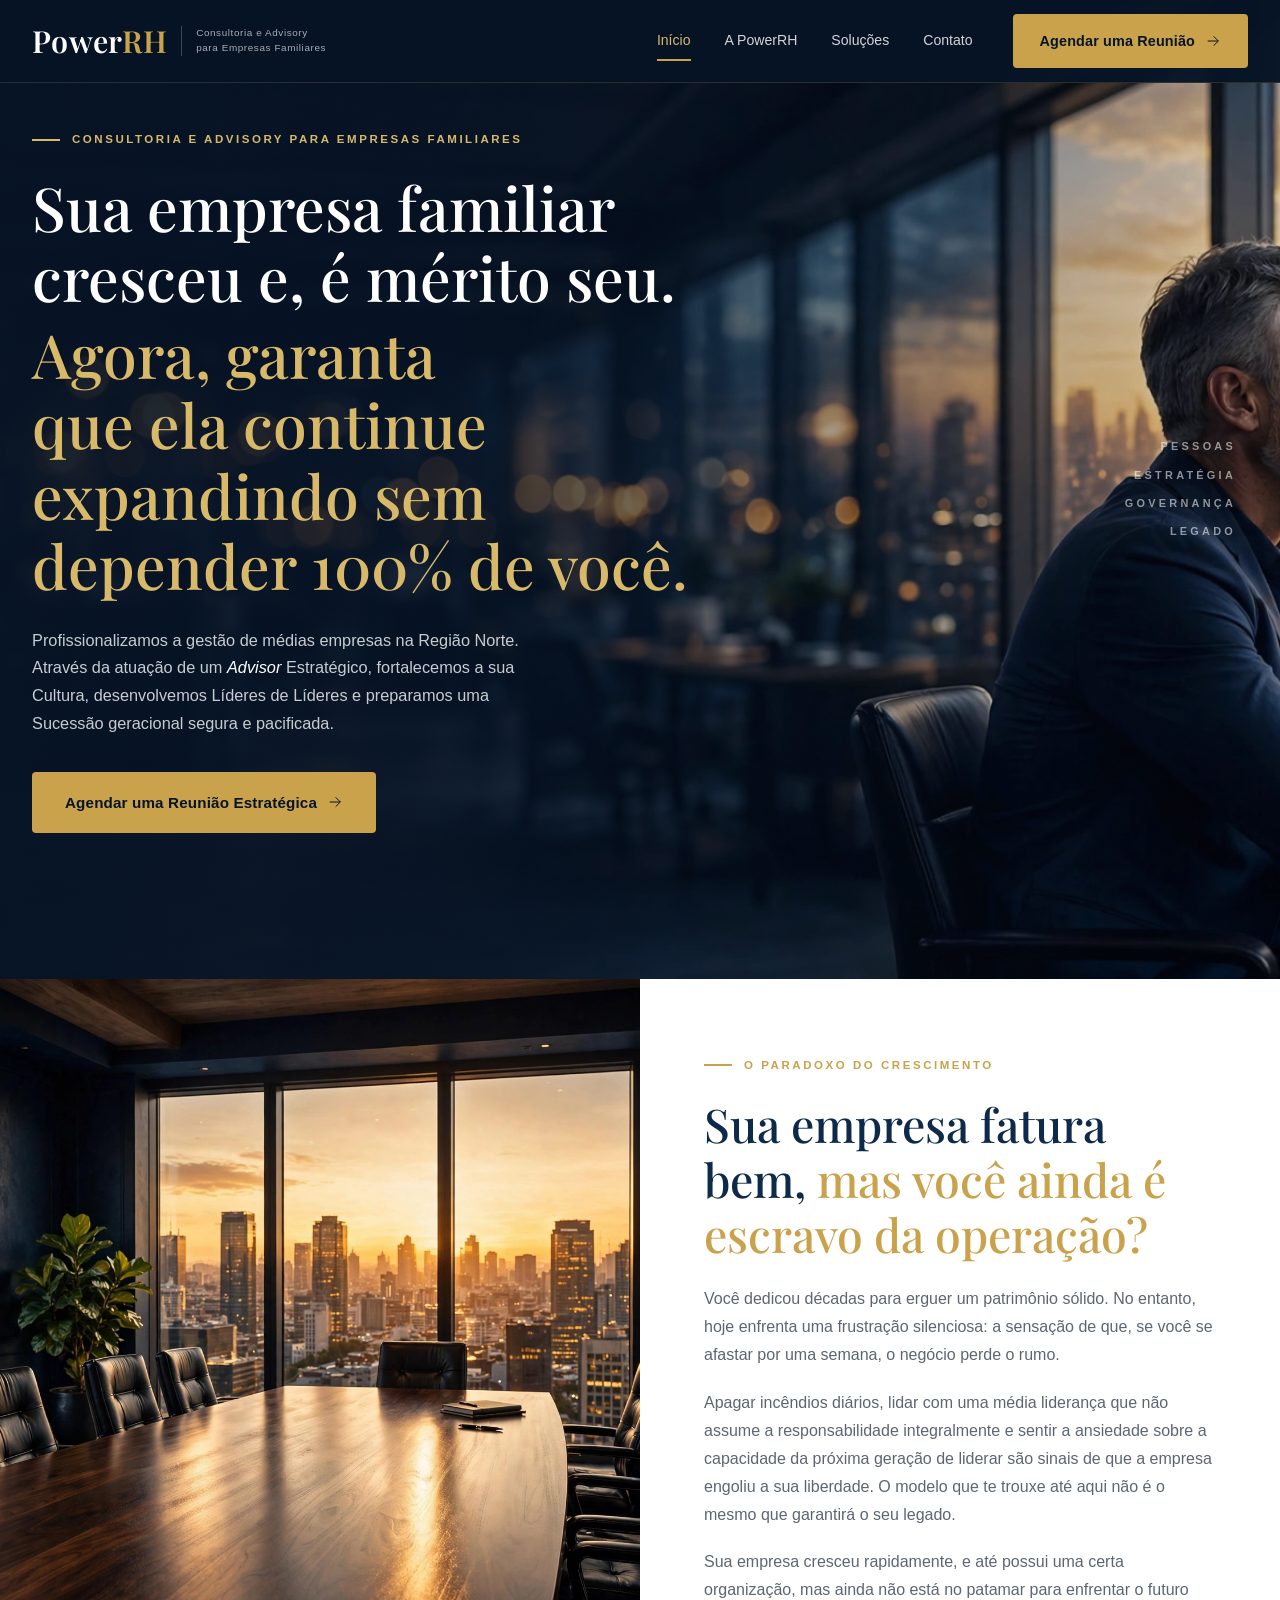
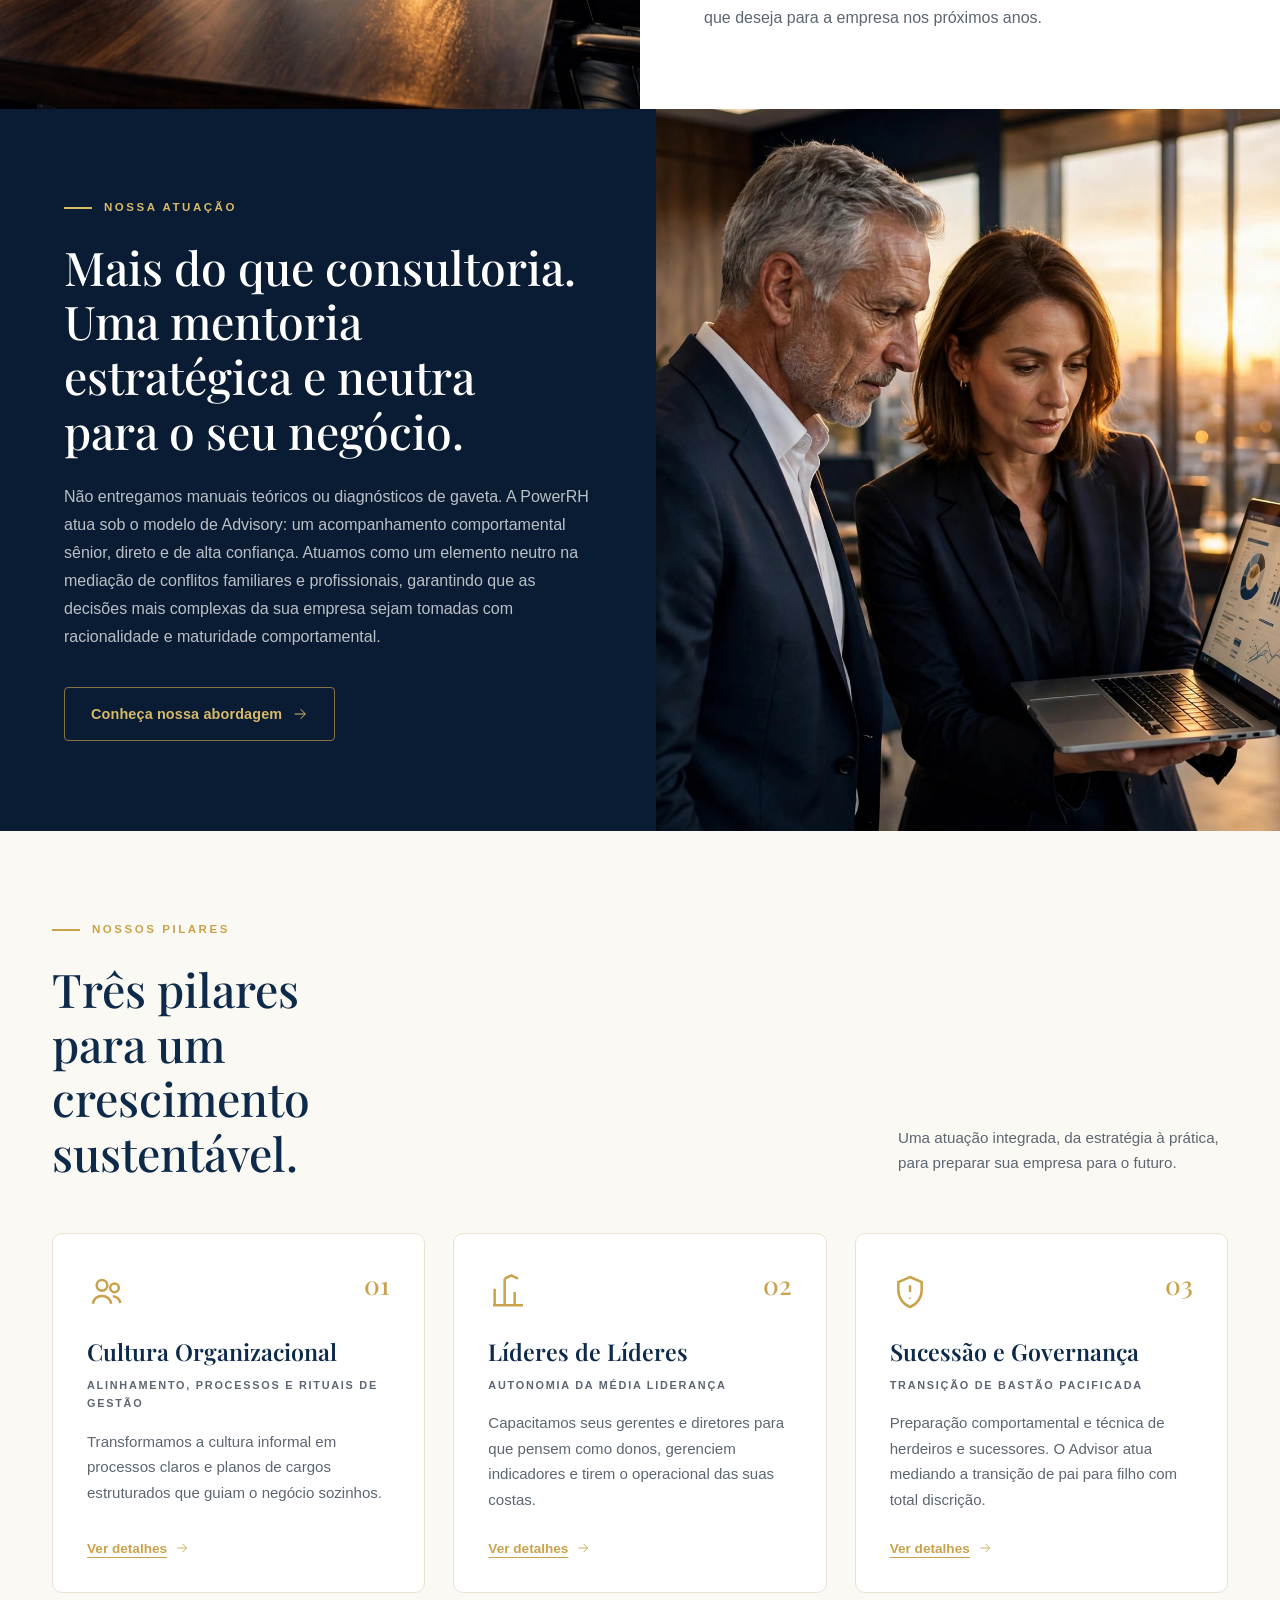
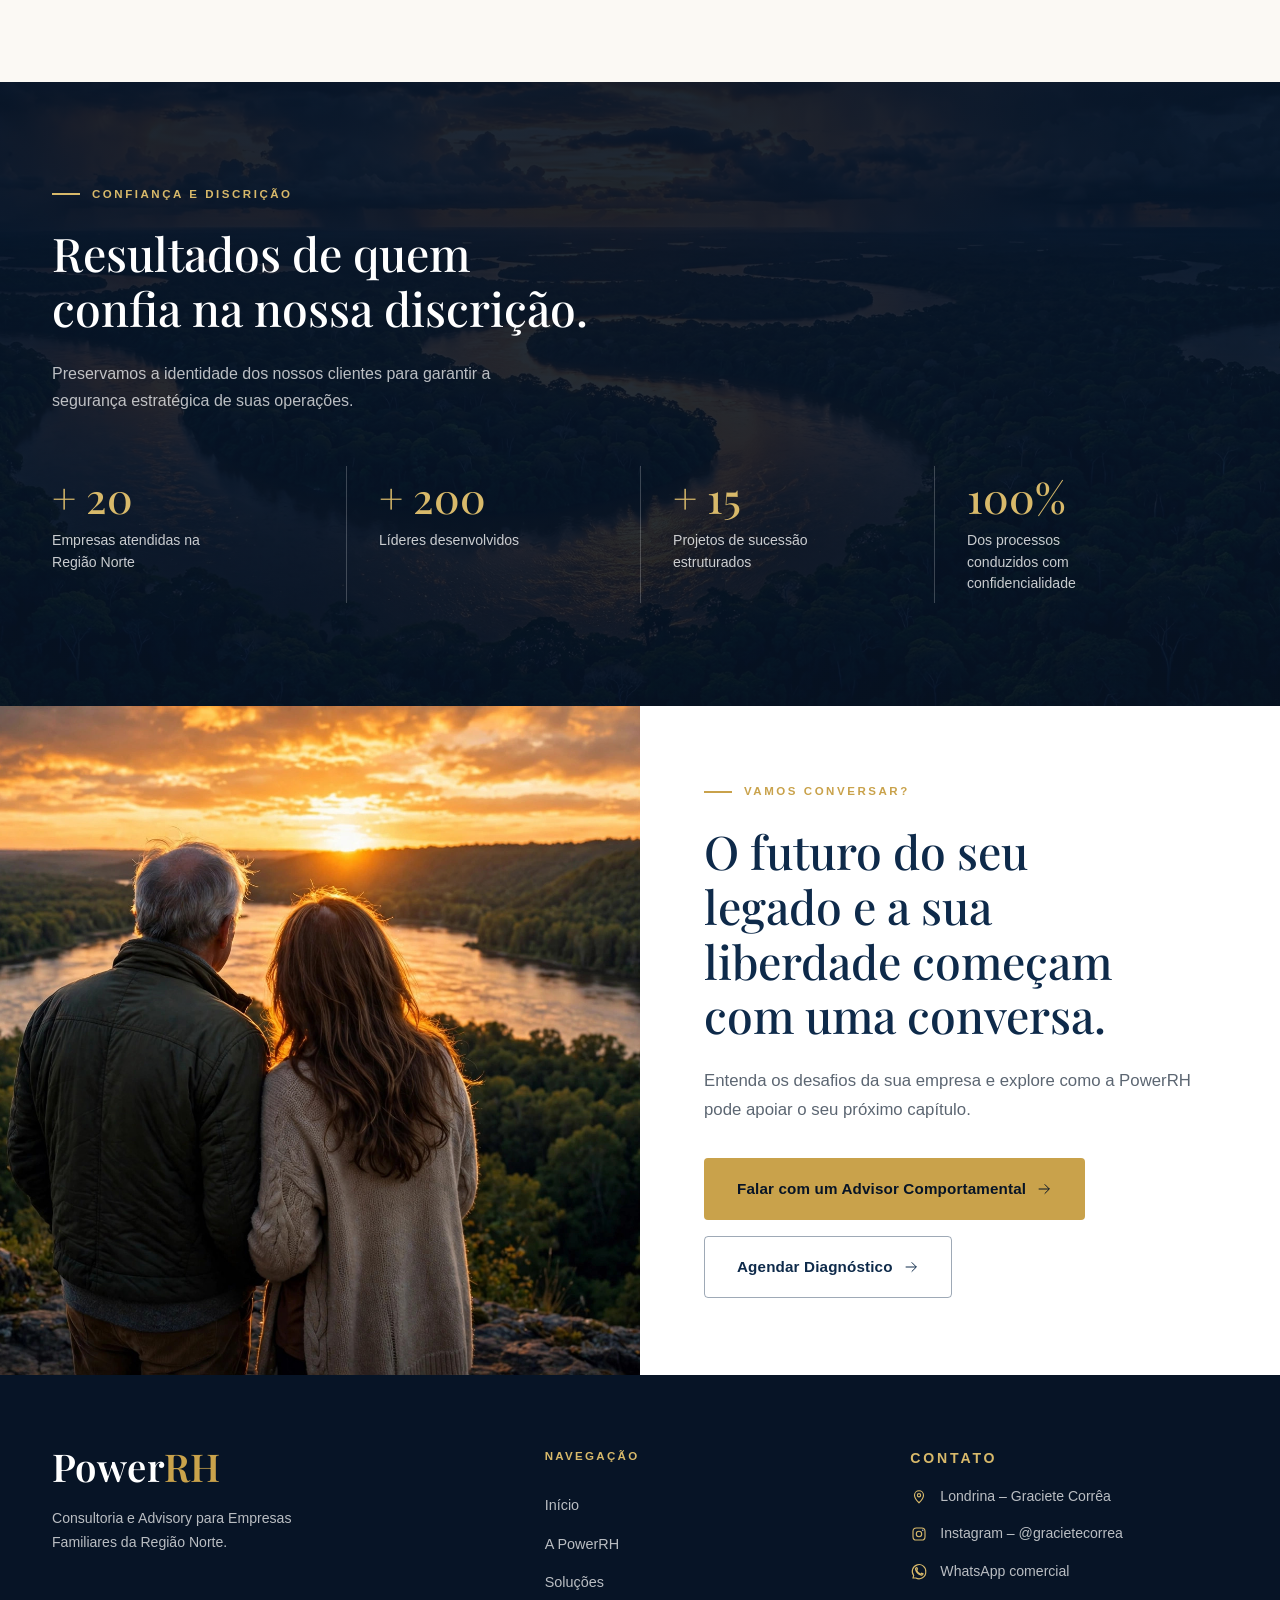
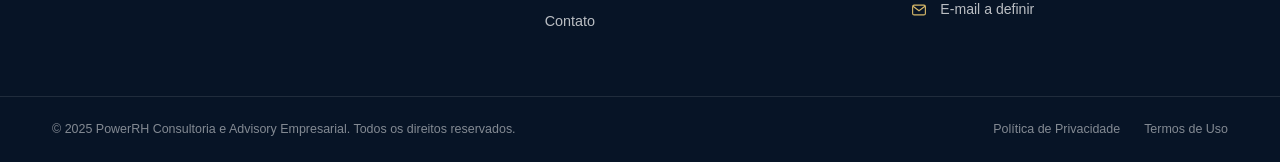
<file: index.html>
<!DOCTYPE html>
<html lang="pt-BR">
<head>
  <meta charset="UTF-8">
  <meta name="viewport" content="width=device-width, initial-scale=1.0">
  <title>PowerRH — Consultoria e Advisory para Empresas Familiares</title>
  <meta name="description" content="Profissionalizamos a gestão de médias empresas familiares na Região Norte. Advisory estratégico: cultura, líderes de líderes e sucessão geracional segura.">
  <link rel="stylesheet" href="css/style.css">
  <link rel="stylesheet" href="css/fonts-playfair-400.css">
  <link rel="stylesheet" href="css/fonts-playfair-500.css">
  <link rel="stylesheet" href="css/fonts-playfair-600.css">
  <link rel="stylesheet" href="css/landing.css">
  <link rel="icon" type="image/svg+xml" href="assets/foto-placeholder.svg">
</head>
<body>
  <a class="skip-link" href="#conteudo">Pular para o conteúdo</a>

  <!-- ============ HEADER ============ -->
  <header class="l-header" id="topo">
    <div class="l-header__inner">
      <a class="l-logo" href="index.html" aria-label="PowerRH — início">
        <span class="l-logo__word">Power<em>RH</em></span>
        <span class="l-logo__tag">Consultoria e Advisory<br>para Empresas Familiares</span>
      </a>
      <nav class="l-nav" aria-label="Navegação principal">
        <a class="l-nav__link is-active" href="index.html">Início</a>
        <a class="l-nav__link" href="a-powerrh.html">A PowerRH</a>
        <a class="l-nav__link" href="solucoes.html">Soluções</a>
        <a class="l-nav__link" href="diagnostico.html">Contato</a>
      </nav>
      <a class="l-btn l-btn--gold l-header__cta" href="diagnostico.html">Agendar uma Reunião
        <svg width="16" height="16" viewBox="0 0 24 24" fill="none" stroke="currentColor" stroke-width="1.5" aria-hidden="true"><line x1="4" y1="12" x2="20" y2="12"/><polyline points="13 5 20 12 13 19"/></svg>
      </a>
      <button class="l-header__menu" aria-label="Abrir menu" aria-expanded="false" aria-controls="l-menu">
        <span></span><span></span><span></span>
      </button>
    </div>
    <nav class="l-menu" id="l-menu" aria-label="Menu móvel">
      <a href="index.html">Início</a>
      <a href="a-powerrh.html">A PowerRH</a>
      <a href="solucoes.html">Soluções</a>
      <a href="diagnostico.html">Contato</a>
      <a class="l-btn l-btn--gold" href="diagnostico.html">Agendar uma Reunião</a>
    </nav>
  </header>

  <main id="conteudo">
    <!-- ============ HERO ============ -->
    <section class="l-hero" aria-labelledby="hero-title">
      <div class="l-hero__bg" role="img" aria-label="Empresário maduro contemplando a cidade ao pôr do sol"></div>
      <div class="l-hero__inner">
        <div class="l-hero__content">
          <p class="l-eyebrow l-eyebrow--gold reveal">Consultoria e Advisory para Empresas Familiares</p>
          <h1 class="l-hero__title reveal" id="hero-title">
            <span class="l-hero__title--white">Sua empresa familiar cresceu e, é mérito seu.</span>
            <span class="l-hero__title--gold">Agora, garanta que ela continue expandindo sem depender 100% de você.</span>
          </h1>
          <p class="l-hero__sub reveal">Profissionalizamos a gestão de médias empresas na Região Norte. Através da atuação de um <em>Advisor</em> Estratégico, fortalecemos a sua Cultura, desenvolvemos Líderes de Líderes e preparamos uma Sucessão geracional segura e pacificada.</p>
          <div class="reveal">
            <a class="l-btn l-btn--gold l-btn--lg" href="diagnostico.html">Agendar uma Reunião Estratégica
              <svg width="16" height="16" viewBox="0 0 24 24" fill="none" stroke="currentColor" stroke-width="1.5" aria-hidden="true"><line x1="4" y1="12" x2="20" y2="12"/><polyline points="13 5 20 12 13 19"/></svg>
            </a>
          </div>
          <p class="l-hero__seal reveal">
            <svg viewBox="0 0 24 24" fill="none" stroke="currentColor" stroke-width="1.5" aria-hidden="true"><path d="M12 3l7 3v5c0 4.5-3 8.5-7 10-4-1.5-7-5.5-7-10V6l7-3z"/><path d="M9 12l2 2 4-4"/></svg>
            Conversa confidencial e sem compromisso
          </p>
        </div>
        <p class="l-hero__sidewords" aria-hidden="true">Pessoas<br>Estratégia<br>Governança<br>Legado</p>
      </div>
    </section>

    <!-- ============ PARADOXO ============ -->
    <section class="l-split" aria-labelledby="paradoxo-title">
      <div class="l-split__media">
        <img src="assets/boardroom.jpg" alt="Sala de reunião executiva ao pôr do sol">
      </div>
      <div class="l-split__body">
        <p class="l-eyebrow reveal">O paradoxo do crescimento</p>
        <h2 class="l-h2 reveal" id="paradoxo-title">
          <span class="l-h2--navy">Sua empresa fatura bem,</span>
          <span class="l-h2--gold">mas você ainda é escravo da operação?</span>
        </h2>
        <div class="l-prose reveal">
          <p>Você dedicou décadas para erguer um patrimônio sólido. No entanto, hoje enfrenta uma frustração silenciosa: a sensação de que, se você se afastar por uma semana, o negócio perde o rumo.</p>
          <p>Apagar incêndios diários, lidar com uma média liderança que não assume a responsabilidade integralmente e sentir a ansiedade sobre a capacidade da próxima geração de liderar são sinais de que a empresa engoliu a sua liberdade. O modelo que te trouxe até aqui não é o mesmo que garantirá o seu legado.</p>
          <p>Sua empresa cresceu rapidamente, e até possui uma certa organização, mas ainda não está no patamar para enfrentar o futuro que deseja para a empresa nos próximos anos.</p>
        </div>
      </div>
    </section>

    <!-- ============ MENTORIA ============ -->
    <section class="l-mentoria" aria-labelledby="mentoria-title">
      <div class="l-mentoria__body">
        <p class="l-eyebrow l-eyebrow--gold reveal">Nossa atuação</p>
        <h2 class="l-h2 l-h2--white reveal" id="mentoria-title">Mais do que consultoria. Uma mentoria estratégica e neutra para o seu negócio.</h2>
        <p class="l-mentoria__text reveal">Não entregamos manuais teóricos ou diagnósticos de gaveta. A PowerRH atua sob o modelo de Advisory: um acompanhamento comportamental sênior, direto e de alta confiança. Atuamos como um elemento neutro na mediação de conflitos familiares e profissionais, garantindo que as decisões mais complexas da sua empresa sejam tomadas com racionalidade e maturidade comportamental.</p>
        <div class="reveal">
          <a class="l-btn l-btn--outline-gold" href="a-powerrh.html">Conheça nossa abordagem
            <svg width="16" height="16" viewBox="0 0 24 24" fill="none" stroke="currentColor" stroke-width="1.5" aria-hidden="true"><line x1="4" y1="12" x2="20" y2="12"/><polyline points="13 5 20 12 13 19"/></svg>
          </a>
        </div>
      </div>
      <div class="l-mentoria__media">
        <img src="assets/mentoria.jpg" alt="Advisor e executiva analisando resultados em um laptop">
      </div>
    </section>

    <!-- ============ PILARES ============ -->
    <section class="l-pilares" aria-labelledby="pilares-title">
      <div class="l-container">
        <div class="l-pilares__head">
          <div>
            <p class="l-eyebrow reveal">Nossos pilares</p>
            <h2 class="l-h2 reveal" id="pilares-title"><span class="l-h2--navy">Três pilares para um crescimento sustentável.</span></h2>
          </div>
          <p class="l-pilares__side reveal">Uma atuação integrada, da estratégia à prática, para preparar sua empresa para o futuro.</p>
        </div>
        <div class="l-cards">
          <a class="l-card reveal" href="solucoes.html#pilar-1">
            <span class="l-card__top">
              <svg class="l-card__icon" viewBox="0 0 24 24" fill="none" stroke="currentColor" stroke-width="1.5" aria-hidden="true"><circle cx="9" cy="8" r="3.2"/><path d="M3.5 19c.6-3 2.8-4.6 5.5-4.6s4.9 1.6 5.5 4.6"/><circle cx="16.5" cy="9.5" r="2.6"/><path d="M15.5 14.6c2.3.2 4 1.6 4.5 4"/></svg>
              <span class="l-card__num" aria-hidden="true">01</span>
            </span>
            <h3 class="l-card__title">Cultura Organizacional</h3>
            <p class="l-card__kicker">Alinhamento, processos e rituais de gestão</p>
            <p class="l-card__text">Transformamos a cultura informal em processos claros e planos de cargos estruturados que guiam o negócio sozinhos.</p>
            <span class="l-card__link">Ver detalhes
              <svg width="14" height="14" viewBox="0 0 24 24" fill="none" stroke="currentColor" stroke-width="1.5" aria-hidden="true"><line x1="4" y1="12" x2="20" y2="12"/><polyline points="13 5 20 12 13 19"/></svg>
            </span>
          </a>
          <a class="l-card reveal" href="solucoes.html#pilar-2">
            <span class="l-card__top">
              <svg class="l-card__icon" viewBox="0 0 24 24" fill="none" stroke="currentColor" stroke-width="1.5" aria-hidden="true"><path d="M4 20V10M10 20V4M16 20v-8M21 20H3"/><path d="M10 4l4-2 4 2"/></svg>
              <span class="l-card__num" aria-hidden="true">02</span>
            </span>
            <h3 class="l-card__title">Líderes de Líderes</h3>
            <p class="l-card__kicker">Autonomia da média liderança</p>
            <p class="l-card__text">Capacitamos seus gerentes e diretores para que pensem como donos, gerenciem indicadores e tirem o operacional das suas costas.</p>
            <span class="l-card__link">Ver detalhes
              <svg width="14" height="14" viewBox="0 0 24 24" fill="none" stroke="currentColor" stroke-width="1.5" aria-hidden="true"><line x1="4" y1="12" x2="20" y2="12"/><polyline points="13 5 20 12 13 19"/></svg>
            </span>
          </a>
          <a class="l-card reveal" href="solucoes.html#pilar-3">
            <span class="l-card__top">
              <svg class="l-card__icon" viewBox="0 0 24 24" fill="none" stroke="currentColor" stroke-width="1.5" aria-hidden="true"><path d="M12 3l7 3v5c0 4.5-3 8.5-7 10-4-1.5-7-5.5-7-10V6l7-3z"/><path d="M12 8v4M12 15.5v.5"/></svg>
              <span class="l-card__num" aria-hidden="true">03</span>
            </span>
            <h3 class="l-card__title">Sucessão e Governança</h3>
            <p class="l-card__kicker">Transição de bastão pacificada</p>
            <p class="l-card__text">Preparação comportamental e técnica de herdeiros e sucessores. O Advisor atua mediando a transição de pai para filho com total discrição.</p>
            <span class="l-card__link">Ver detalhes
              <svg width="14" height="14" viewBox="0 0 24 24" fill="none" stroke="currentColor" stroke-width="1.5" aria-hidden="true"><line x1="4" y1="12" x2="20" y2="12"/><polyline points="13 5 20 12 13 19"/></svg>
            </span>
          </a>
        </div>
      </div>
    </section>

    <!-- ============ RESULTADOS ============ -->
    <section class="l-resultados" aria-labelledby="resultados-title">
      <div class="l-container">
        <p class="l-eyebrow l-eyebrow--gold reveal">Confiança e discrição</p>
        <h2 class="l-h2 l-h2--white reveal" id="resultados-title">Resultados de quem<br>confia na nossa discrição.</h2>
        <p class="l-resultados__sub reveal">Preservamos a identidade dos nossos clientes para garantir a segurança estratégica de suas operações.</p>
        <dl class="l-stats reveal">
          <div class="l-stat">
            <dt class="l-stat__num">+ 20</dt>
            <dd class="l-stat__label">Empresas atendidas na Região Norte</dd>
          </div>
          <div class="l-stat">
            <dt class="l-stat__num">+ 200</dt>
            <dd class="l-stat__label">Líderes desenvolvidos</dd>
          </div>
          <div class="l-stat">
            <dt class="l-stat__num">+ 15</dt>
            <dd class="l-stat__label">Projetos de sucessão estruturados</dd>
          </div>
          <div class="l-stat">
            <dt class="l-stat__num">100%</dt>
            <dd class="l-stat__label">Dos processos conduzidos com confidencialidade</dd>
          </div>
        </dl>
      </div>
    </section>

    <!-- ============ CONVERSA ============ -->
    <section class="l-split" aria-labelledby="conversa-title">
      <div class="l-split__media">
        <img src="assets/conversa.jpg" alt="Casal contemplando o pôr do sol sobre o rio">
      </div>
      <div class="l-split__body">
        <p class="l-eyebrow reveal">Vamos conversar?</p>
        <h2 class="l-h2 reveal" id="conversa-title"><span class="l-h2--navy">O futuro do seu legado e a sua liberdade começam com uma conversa.</span></h2>
        <p class="l-prose__lead reveal">Entenda os desafios da sua empresa e explore como a PowerRH pode apoiar o seu próximo capítulo.</p>
        <div class="l-conversa__ctas reveal">
          <a class="l-btn l-btn--gold l-btn--lg" href="diagnostico.html">Falar com um Advisor Comportamental
            <svg width="16" height="16" viewBox="0 0 24 24" fill="none" stroke="currentColor" stroke-width="1.5" aria-hidden="true"><line x1="4" y1="12" x2="20" y2="12"/><polyline points="13 5 20 12 13 19"/></svg>
          </a>
          <a class="l-btn l-btn--outline-navy l-btn--lg" href="diagnostico.html">Agendar Diagnóstico
            <svg width="16" height="16" viewBox="0 0 24 24" fill="none" stroke="currentColor" stroke-width="1.5" aria-hidden="true"><line x1="4" y1="12" x2="20" y2="12"/><polyline points="13 5 20 12 13 19"/></svg>
          </a>
        </div>
      </div>
    </section>
  </main>

  <!-- ============ FOOTER ============ -->
  <footer class="l-footer">
    <div class="l-container l-footer__grid">
      <div class="l-footer__brand">
        <span class="l-logo__word l-logo__word--lg">Power<em>RH</em></span>
        <p>Consultoria e Advisory para Empresas Familiares da Região Norte.</p>
      </div>
      <nav class="l-footer__nav" aria-label="Navegação do rodapé">
        <p class="l-footer__title">Navegação</p>
        <a href="index.html">Início</a>
        <a href="a-powerrh.html">A PowerRH</a>
        <a href="solucoes.html">Soluções</a>
        <a href="diagnostico.html">Contato</a>
      </nav>
      <div class="l-footer__contact">
        <p class="l-footer__title">Contato</p>
        <p><svg viewBox="0 0 24 24" fill="none" stroke="currentColor" stroke-width="1.5" aria-hidden="true"><path d="M12 21s-6-5.5-6-10a6 6 0 0 1 12 0c0 4.5-6 10-6 10z"/><circle cx="12" cy="11" r="2.2"/></svg>Londrina – Graciete Corrêa</p>
        <p><svg viewBox="0 0 24 24" fill="none" stroke="currentColor" stroke-width="1.5" aria-hidden="true"><rect x="4" y="4" width="16" height="16" rx="4.5"/><circle cx="12" cy="12" r="3.6"/><circle cx="17" cy="7" r="1.1" fill="currentColor" stroke="none"/></svg>Instagram – @gracietecorrea</p>
        <p><svg viewBox="0 0 24 24" fill="none" stroke="currentColor" stroke-width="1.5" aria-hidden="true"><path d="M21 12a9 9 0 0 1-13.2 8L4 20l.9-3.4A9 9 0 1 1 21 12z"/><path d="M9 9.5c.5 2.5 3 5 5.5 5.5l1-1.5 2 1c-.5 1.5-1.5 2-3 1.5-3-1-6-4-7-7-.5-1.5 0-2.5 1.5-3l1 2L9 9.5z"/></svg>WhatsApp comercial</p>
        <p><svg viewBox="0 0 24 24" fill="none" stroke="currentColor" stroke-width="1.5" aria-hidden="true"><rect x="3.5" y="5.5" width="17" height="13" rx="2"/><path d="M4 7l8 6 8-6"/></svg>E-mail a definir</p>
      </div>
    </div>
    <div class="l-footer__bottom">
      <div class="l-container l-footer__bottom-inner">
        <p>© 2025 PowerRH Consultoria e Advisory Empresarial. Todos os direitos reservados.</p>
        <p><a href="#">Política de Privacidade</a><a href="#">Termos de Uso</a></p>
      </div>
    </div>
  </footer>

  <script>
    (function () {
      var btn = document.querySelector('.l-header__menu');
      var menu = document.getElementById('l-menu');
      if (!btn || !menu) return;
      btn.addEventListener('click', function () {
        var open = menu.classList.toggle('open');
        btn.setAttribute('aria-expanded', open ? 'true' : 'false');
        document.body.style.overflow = open ? 'hidden' : '';
      });
      menu.querySelectorAll('a').forEach(function (a) {
        a.addEventListener('click', function () {
          menu.classList.remove('open');
          btn.setAttribute('aria-expanded', 'false');
          document.body.style.overflow = '';
        });
      });
    })();
  </script>
  <script src="js/main.js"></script>
</body>
</html>
</file>
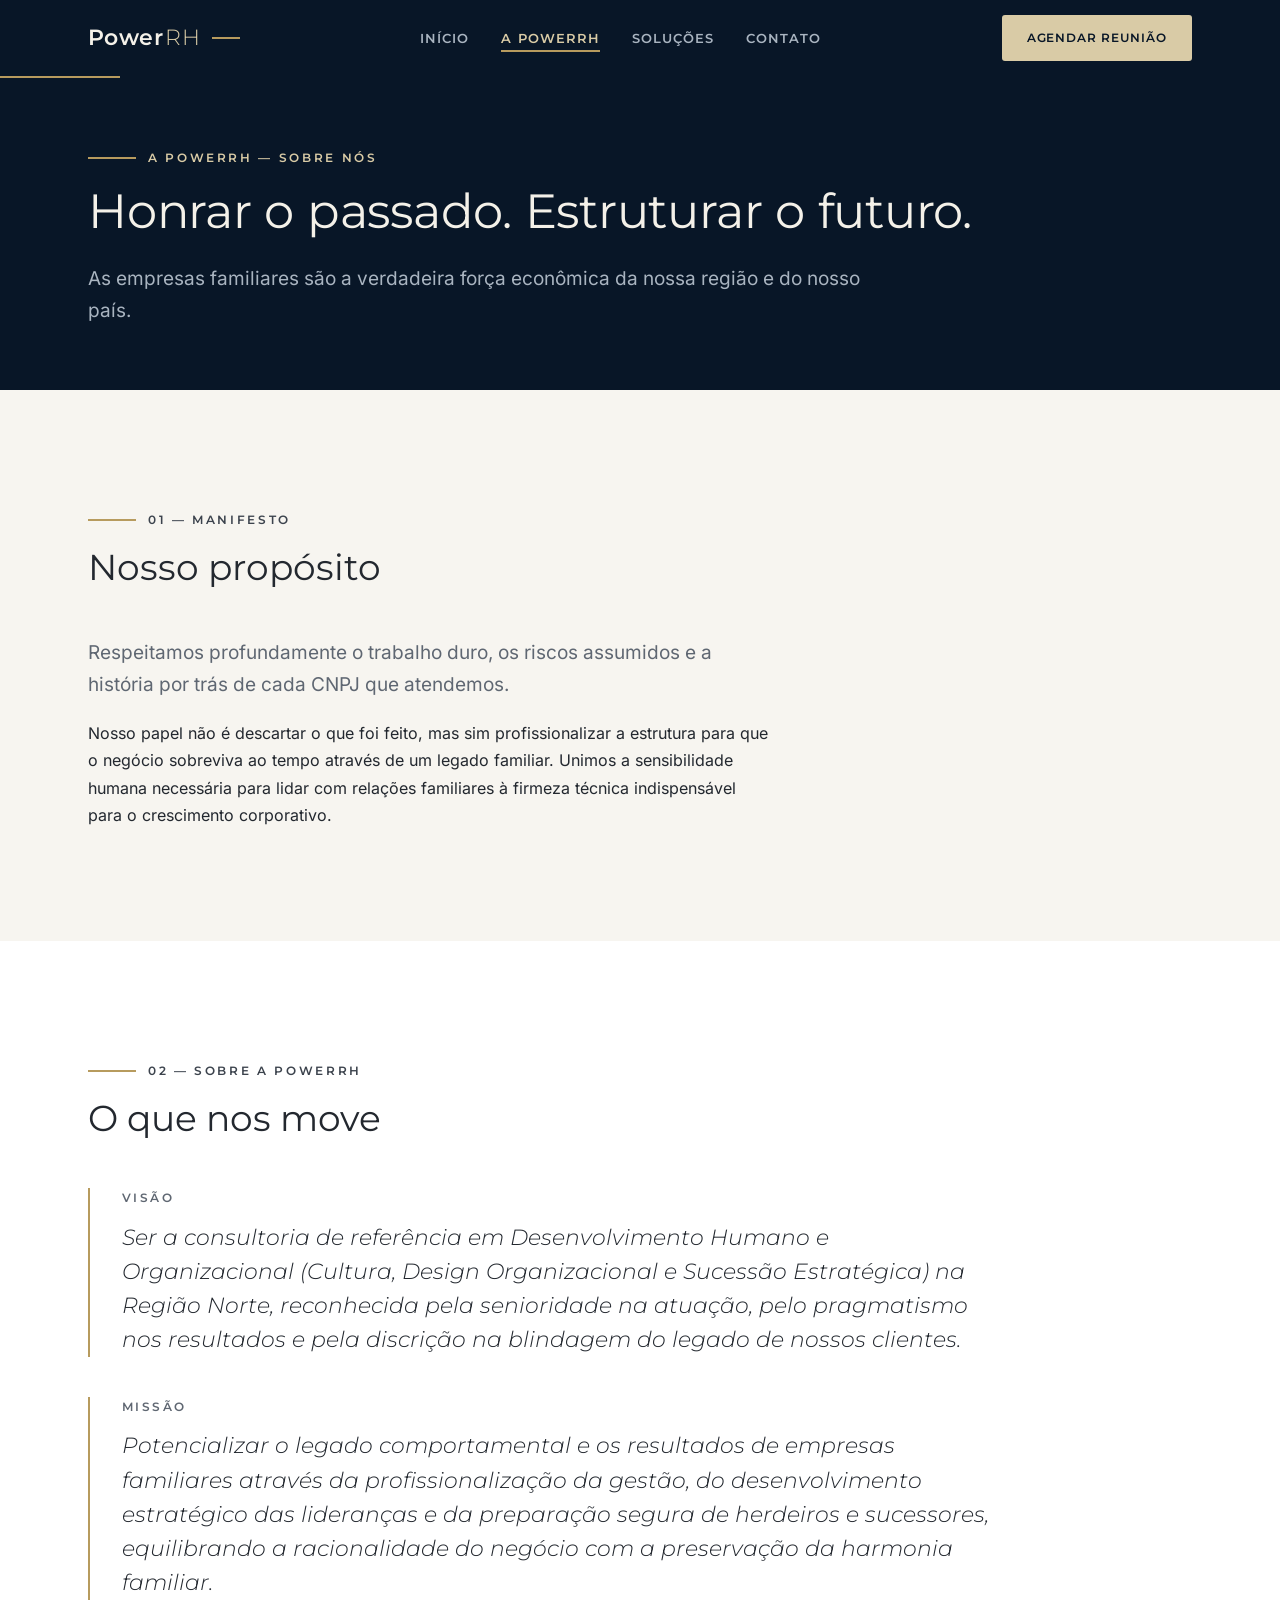
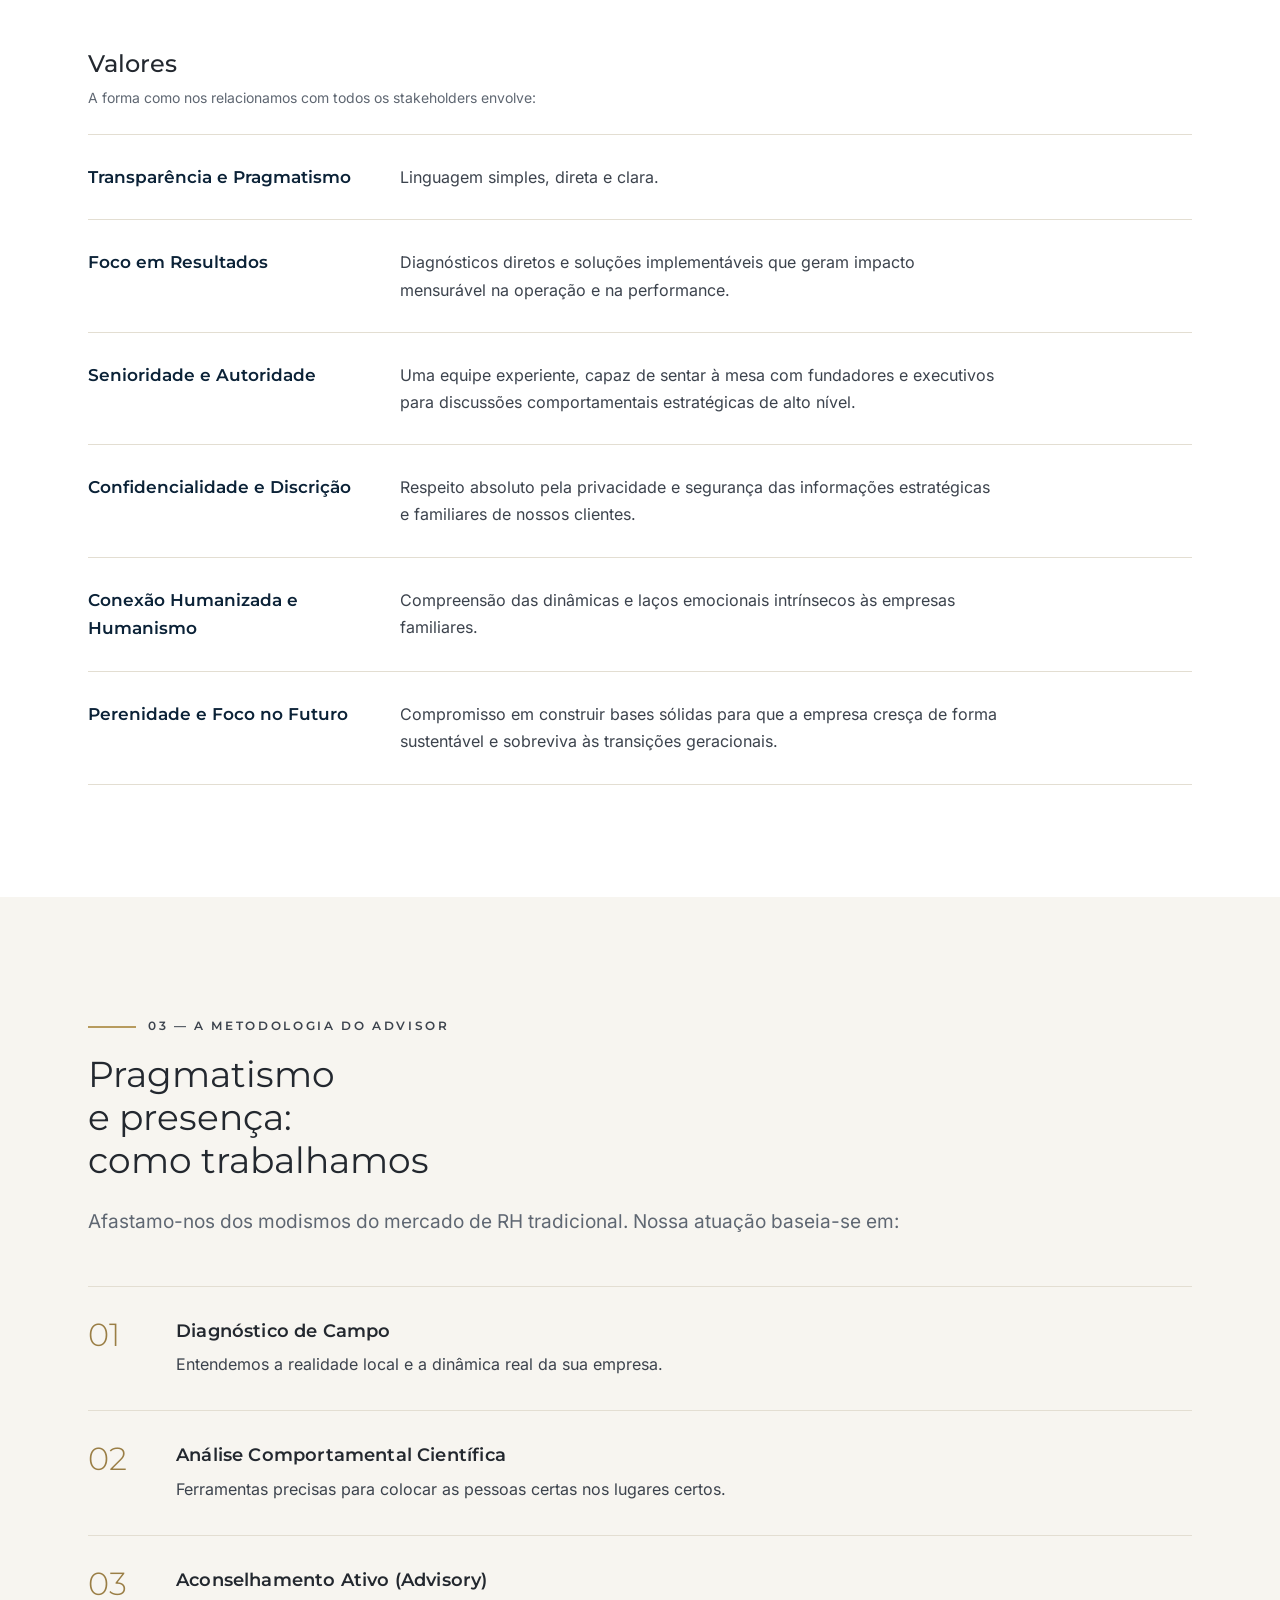
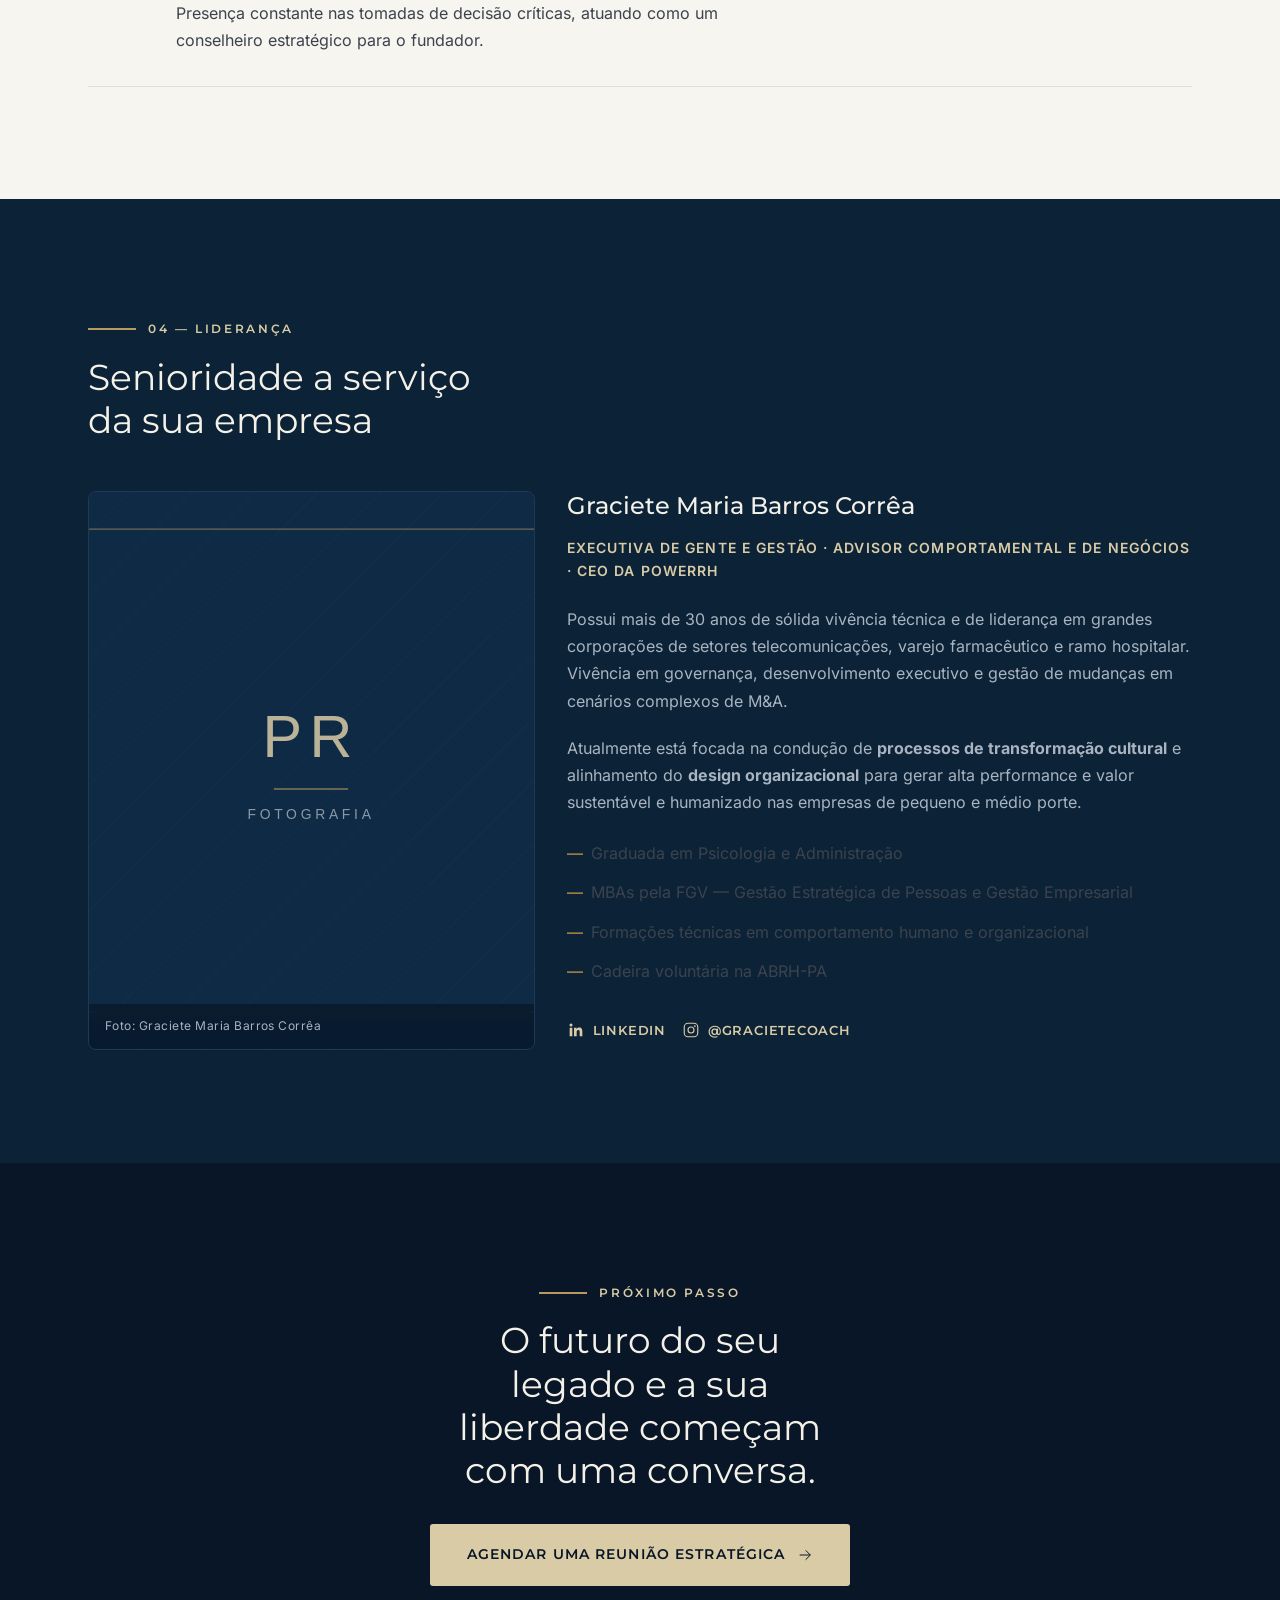
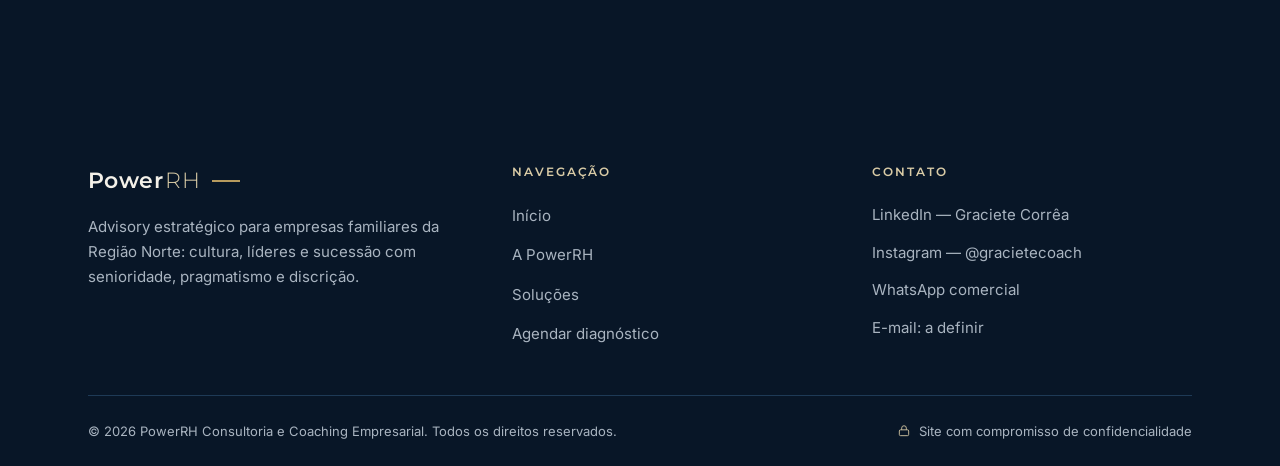
<file: a-powerrh.html>
<!DOCTYPE html>
<html lang="pt-BR">
<head>
  <meta charset="UTF-8">
  <meta name="viewport" content="width=device-width, initial-scale=1.0">
  <title>A PowerRH — Manifesto, metodologia e liderança | PowerRH Consultoria</title>
  <meta name="description" content="Conheça a PowerRH: nosso manifesto, visão, missão e valores, a metodologia do Advisor e a trajetória de Graciete Corrêa, 30+ anos em grandes corporações.">
  <meta property="og:type" content="website">
  <meta property="og:title" content="A PowerRH — Honrar o passado. Estruturar o futuro.">
  <meta property="og:description" content="Advisory estratégico para empresas familiares: senioridade, pragmatismo e discrição.">
  <link rel="stylesheet" href="css/fonts-montserrat.css">
  <link rel="stylesheet" href="css/fonts-inter.css">
  <link rel="stylesheet" href="css/style.css">
  <link rel="icon" href="assets/foto-placeholder.svg" type="image/svg+xml">
</head>
<body>
  <a class="skip-link" href="#conteudo">Pular para o conteúdo</a>

  <header class="navbar" id="navbar">
    <div class="container navbar__inner">
      <a href="index.html" class="wordmark" aria-label="PowerRH Consultoria — início">
        Power<span class="wordmark__suffix">RH</span><span class="wordmark__rule" aria-hidden="true"></span>
        <!-- TODO: substituir wordmark tipográfico pela logo oficial da PowerRH (SVG/PNG) -->
      </a>
      <nav aria-label="Navegação principal">
        <ul class="navbar__links">
          <li><a href="index.html">Início</a></li>
          <li><a href="a-powerrh.html" aria-current="page">A PowerRH</a></li>
          <li><a href="solucoes.html">Soluções</a></li>
          <li><a href="diagnostico.html">Contato</a></li>
        </ul>
      </nav>
      <a href="diagnostico.html" class="btn btn--primary-on-dark navbar__cta">Agendar reunião</a>
      <button class="navbar__toggle" aria-expanded="false" aria-controls="drawer" aria-label="Abrir menu">
        <svg viewBox="0 0 24 24" fill="none" stroke="currentColor" stroke-width="1.5" aria-hidden="true">
          <line x1="3" y1="7" x2="21" y2="7"/><line x1="3" y1="12" x2="21" y2="12"/><line x1="3" y1="17" x2="21" y2="17"/>
        </svg>
      </button>
    </div>
  </header>

  <div class="drawer__overlay" id="drawer-overlay"></div>
  <aside class="drawer" id="drawer" aria-label="Menu mobile">
    <button class="drawer__close" aria-label="Fechar menu">
      <svg viewBox="0 0 24 24" fill="none" stroke="currentColor" stroke-width="1.5" aria-hidden="true">
        <line x1="5" y1="5" x2="19" y2="19"/><line x1="19" y1="5" x2="5" y2="19"/>
      </svg>
    </button>
    <nav aria-label="Navegação mobile">
      <ul>
        <li><a href="index.html">Início</a></li>
        <li><a href="a-powerrh.html" aria-current="page">A PowerRH</a></li>
        <li><a href="solucoes.html">Soluções</a></li>
        <li><a href="diagnostico.html">Contato</a></li>
      </ul>
    </nav>
    <a href="diagnostico.html" class="btn btn--primary-on-dark drawer__cta">Agendar uma Reunião Estratégica</a>
  </aside>

  <main id="conteudo">
    <!-- ================= HEADER ================= -->
    <section class="page-header on-dark" aria-labelledby="page-title">
      <div class="container">
        <p class="eyebrow reveal">A PowerRH — Sobre nós</p>
        <h1 class="h1 reveal" id="page-title">Honrar o passado. Estruturar o futuro.</h1>
        <p class="lead reveal" style="color: var(--on-dark-secondary);">As empresas familiares são a verdadeira força econômica da nossa região e do nosso país.</p>
      </div>
    </section>

    <!-- ================= MANIFESTO ================= -->
    <section class="section section--light" aria-labelledby="manifesto-title">
      <div class="container">
        <div class="section-header reveal">
          <p class="eyebrow">01 — Manifesto</p>
          <h2 class="h2" id="manifesto-title">Nosso propósito</h2>
        </div>
        <div class="prose reveal">
          <p class="lead">Respeitamos profundamente o trabalho duro, os riscos assumidos e a história por trás de cada CNPJ que atendemos.</p>
          <p>Nosso papel não é descartar o que foi feito, mas sim profissionalizar a estrutura para que o negócio sobreviva ao tempo através de um legado familiar. Unimos a sensibilidade humana necessária para lidar com relações familiares à firmeza técnica indispensável para o crescimento corporativo.</p>
        </div>
      </div>
    </section>

    <!-- ================= VISÃO / MISSÃO / VALORES ================= -->
    <section class="section section--white" aria-labelledby="sobre-title">
      <div class="container">
        <div class="section-header reveal">
          <p class="eyebrow">02 — Sobre a PowerRH</p>
          <h2 class="h2" id="sobre-title">O que nos move</h2>
        </div>

        <div class="statement reveal">
          <p class="statement__label">Visão</p>
          <p class="statement__text">Ser a consultoria de referência em Desenvolvimento Humano e Organizacional (Cultura, Design Organizacional e Sucessão Estratégica) na Região Norte, reconhecida pela senioridade na atuação, pelo pragmatismo nos resultados e pela discrição na blindagem do legado de nossos clientes.</p>
        </div>

        <div class="statement reveal">
          <p class="statement__label">Missão</p>
          <p class="statement__text">Potencializar o legado comportamental e os resultados de empresas familiares através da profissionalização da gestão, do desenvolvimento estratégico das lideranças e da preparação segura de herdeiros e sucessores, equilibrando a racionalidade do negócio com a preservação da harmonia familiar.</p>
        </div>

        <h3 class="h3 reveal mt-48" style="margin-bottom: 8px;">Valores</h3>
        <p class="small reveal" style="color: var(--graphite-500); margin-bottom: 24px;">A forma como nos relacionamos com todos os stakeholders envolve:</p>
        <ul class="value-list reveal">
          <li class="value-list__item">
            <p class="value-list__title">Transparência e Pragmatismo</p>
            <p class="value-list__text">Linguagem simples, direta e clara.</p>
          </li>
          <li class="value-list__item">
            <p class="value-list__title">Foco em Resultados</p>
            <p class="value-list__text">Diagnósticos diretos e soluções implementáveis que geram impacto mensurável na operação e na performance.</p>
          </li>
          <li class="value-list__item">
            <p class="value-list__title">Senioridade e Autoridade</p>
            <p class="value-list__text">Uma equipe experiente, capaz de sentar à mesa com fundadores e executivos para discussões comportamentais estratégicas de alto nível.</p>
          </li>
          <li class="value-list__item">
            <p class="value-list__title">Confidencialidade e Discrição</p>
            <p class="value-list__text">Respeito absoluto pela privacidade e segurança das informações estratégicas e familiares de nossos clientes.</p>
          </li>
          <li class="value-list__item">
            <p class="value-list__title">Conexão Humanizada e Humanismo</p>
            <p class="value-list__text">Compreensão das dinâmicas e laços emocionais intrínsecos às empresas familiares.</p>
          </li>
          <li class="value-list__item">
            <p class="value-list__title">Perenidade e Foco no Futuro</p>
            <p class="value-list__text">Compromisso em construir bases sólidas para que a empresa cresça de forma sustentável e sobreviva às transições geracionais.</p>
          </li>
        </ul>
      </div>
    </section>

    <!-- ================= METODOLOGIA ================= -->
    <section class="section section--light" id="metodologia" aria-labelledby="metodologia-title">
      <div class="container">
        <div class="section-header reveal">
          <p class="eyebrow">03 — A metodologia do Advisor</p>
          <h2 class="h2" id="metodologia-title">Pragmatismo e presença: como trabalhamos</h2>
          <p class="lead">Afastamo-nos dos modismos do mercado de RH tradicional. Nossa atuação baseia-se em:</p>
        </div>
        <ol class="steps reveal">
          <li class="step">
            <span class="step__num" aria-hidden="true">01</span>
            <div>
              <h3 class="h4 step__title">Diagnóstico de Campo</h3>
              <p class="step__text">Entendemos a realidade local e a dinâmica real da sua empresa.</p>
            </div>
          </li>
          <li class="step">
            <span class="step__num" aria-hidden="true">02</span>
            <div>
              <h3 class="h4 step__title">Análise Comportamental Científica</h3>
              <p class="step__text">Ferramentas precisas para colocar as pessoas certas nos lugares certos.</p>
            </div>
          </li>
          <li class="step">
            <span class="step__num" aria-hidden="true">03</span>
            <div>
              <h3 class="h4 step__title">Aconselhamento Ativo (Advisory)</h3>
              <p class="step__text">Presença constante nas tomadas de decisão críticas, atuando como um conselheiro estratégico para o fundador.</p>
            </div>
          </li>
        </ol>
      </div>
    </section>

    <!-- ================= LIDERANÇA ================= -->
    <section class="section section--dark on-dark" aria-labelledby="lideranca-title">
      <div class="container">
        <div class="section-header reveal">
          <p class="eyebrow">04 — Liderança</p>
          <h2 class="h2" id="lideranca-title">Senioridade a serviço da sua empresa</h2>
        </div>
        <div class="grid grid--5-7">
          <div class="reveal">
            <!-- TODO: foto retrato profissional da Graciete (alta resolução, ambiente corporativo) -->
            <figure class="photo-placeholder photo-placeholder--portrait">
              <img src="assets/foto-placeholder.svg" alt="Espaço reservado para o retrato profissional de Graciete Maria Barros Corrêa">
              <figcaption class="photo-placeholder__caption">Foto: Graciete Maria Barros Corrêa</figcaption>
            </figure>
          </div>
          <div class="reveal">
            <h3 class="h3" style="margin-bottom: 16px;">Graciete Maria Barros Corrêa</h3>
            <p class="small" style="color: var(--champagne-300); letter-spacing: 0.08em; text-transform: uppercase; font-weight: 600; margin-bottom: 24px;">Executiva de Gente e Gestão · Advisor Comportamental e de Negócios · CEO da PowerRH</p>
            <div class="prose">
              <p>Possui mais de 30 anos de sólida vivência técnica e de liderança em grandes corporações de setores telecomunicações, varejo farmacêutico e ramo hospitalar. Vivência em governança, desenvolvimento executivo e gestão de mudanças em cenários complexos de M&amp;A.</p>
              <p>Atualmente está focada na condução de <strong>processos de transformação cultural</strong> e alinhamento do <strong>design organizacional</strong> para gerar alta performance e valor sustentável e humanizado nas empresas de pequeno e médio porte.</p>
            </div>
            <ul class="credentials">
              <li>Graduada em Psicologia e Administração</li>
              <li>MBAs pela FGV — Gestão Estratégica de Pessoas e Gestão Empresarial</li>
              <li>Formações técnicas em comportamento humano e organizacional</li>
              <li>Cadeira voluntária na ABRH-PA</li>
            </ul>
            <div class="social-links">
              <a href="https://www.linkedin.com/in/gracietecorreacoach/" target="_blank" rel="noopener">
                <svg viewBox="0 0 24 24" fill="currentColor" aria-hidden="true"><path d="M20.45 20.45h-3.55v-5.57c0-1.33-.03-3.04-1.85-3.04-1.86 0-2.14 1.45-2.14 2.94v5.67H9.35V9h3.41v1.56h.05c.47-.9 1.63-1.85 3.36-1.85 3.6 0 4.27 2.37 4.27 5.46v6.28zM5.34 7.43a2.06 2.06 0 1 1 0-4.12 2.06 2.06 0 0 1 0 4.12zM7.12 20.45H3.55V9h3.57v11.45z"/></svg>
                LinkedIn</a>
              <a href="https://www.instagram.com/gracietecoach/" target="_blank" rel="noopener">
                <svg viewBox="0 0 24 24" fill="none" stroke="currentColor" stroke-width="1.5" aria-hidden="true"><rect x="3" y="3" width="18" height="18" rx="5"/><circle cx="12" cy="12" r="4"/><circle cx="17.2" cy="6.8" r="1.2" fill="currentColor" stroke="none"/></svg>
                @gracietecoach</a>
            </div>
          </div>
        </div>
      </div>
    </section>

    <!-- ================= CTA ================= -->
    <section class="section section--darker on-dark" aria-labelledby="cta-title">
      <div class="container">
        <div class="cta-final reveal">
          <p class="eyebrow">Próximo passo</p>
          <h2 class="h2" id="cta-title">O futuro do seu legado e a sua liberdade começam com uma conversa.</h2>
          <div class="cta-final__actions">
            <a href="diagnostico.html" class="btn btn--primary">Agendar uma Reunião Estratégica
              <svg class="btn__arrow" width="16" height="16" viewBox="0 0 24 24" fill="none" stroke="currentColor" stroke-width="1.5" aria-hidden="true"><line x1="4" y1="12" x2="20" y2="12"/><polyline points="13 5 20 12 13 19"/></svg>
            </a>
          </div>
        </div>
      </div>
    </section>
  </main>

  <footer class="footer">
    <div class="container">
      <div class="footer__grid">
        <div class="footer__brand">
          <a href="index.html" class="wordmark" aria-label="PowerRH Consultoria — início">
            Power<span class="wordmark__suffix">RH</span><span class="wordmark__rule" aria-hidden="true"></span>
          </a>
          <p>Advisory estratégico para empresas familiares da Região Norte: cultura, líderes e sucessão com senioridade, pragmatismo e discrição.</p>
        </div>
        <nav aria-label="Navegação do rodapé">
          <p class="footer__title">Navegação</p>
          <ul class="footer__nav">
            <li><a href="index.html">Início</a></li>
            <li><a href="a-powerrh.html">A PowerRH</a></li>
            <li><a href="solucoes.html">Soluções</a></li>
            <li><a href="diagnostico.html">Agendar diagnóstico</a></li>
          </ul>
        </nav>
        <div>
          <p class="footer__title">Contato</p>
          <ul class="footer__contact">
            <li><a href="https://www.linkedin.com/in/gracietecorreacoach/" target="_blank" rel="noopener">LinkedIn — Graciete Corrêa</a></li>
            <li><a href="https://www.instagram.com/gracietecoach/" target="_blank" rel="noopener">Instagram — @gracietecoach</a></li>
            <!-- TODO: número do WhatsApp comercial da Gracy -->
            <li><a href="#" data-config-whatsapp>WhatsApp comercial</a></li>
            <!-- TODO: e-mail que recebe os contatos do site -->
            <li><a href="#" data-config-email>E-mail: a definir</a></li>
          </ul>
        </div>
      </div>
      <div class="footer__bottom">
        <p>© <span data-year>2026</span> PowerRH Consultoria e Coaching Empresarial. Todos os direitos reservados.</p>
        <p class="footer__seal-mini">
          <svg viewBox="0 0 24 24" fill="none" stroke="currentColor" stroke-width="1.5" aria-hidden="true"><rect x="4" y="10" width="16" height="10" rx="2"/><path d="M8 10V7a4 4 0 0 1 8 0v3"/></svg>
          Site com compromisso de confidencialidade
        </p>
      </div>
    </div>
  </footer>

  <script src="js/main.js"></script>
</body>
</html>
</file>
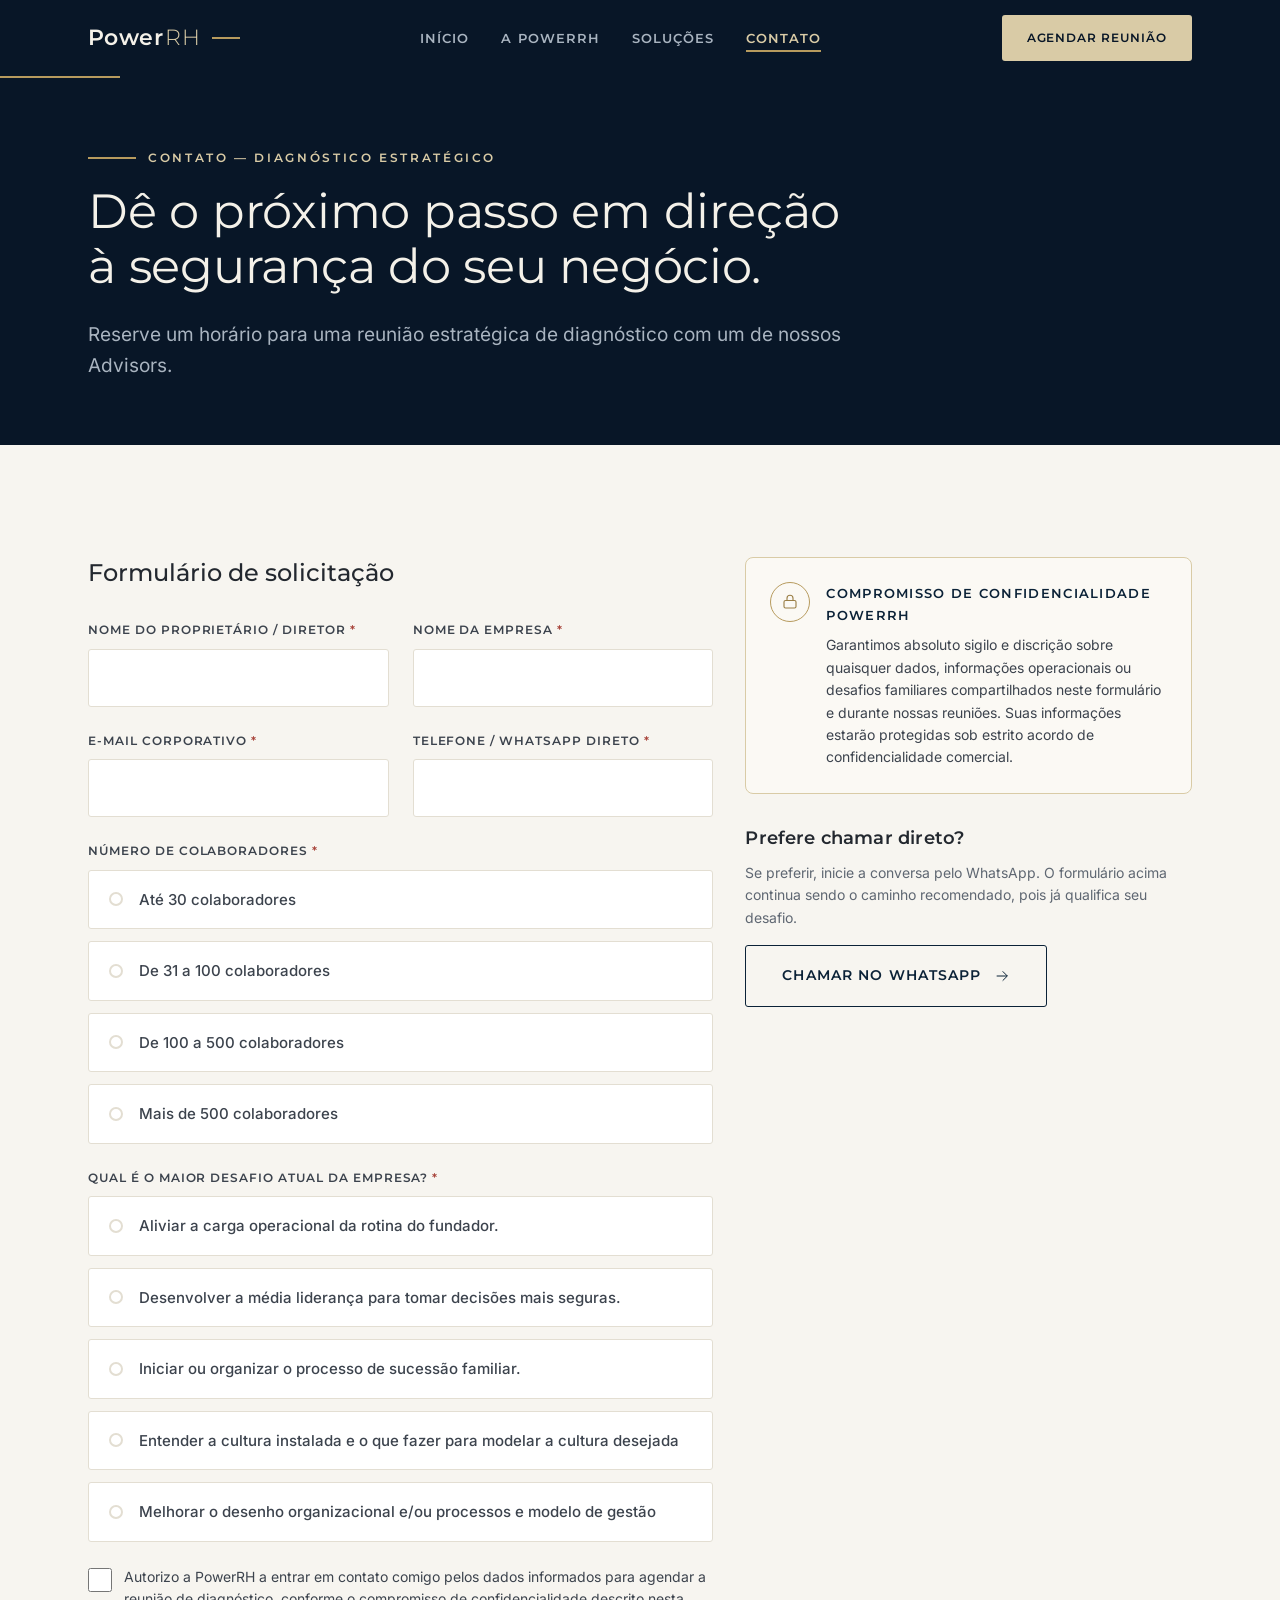
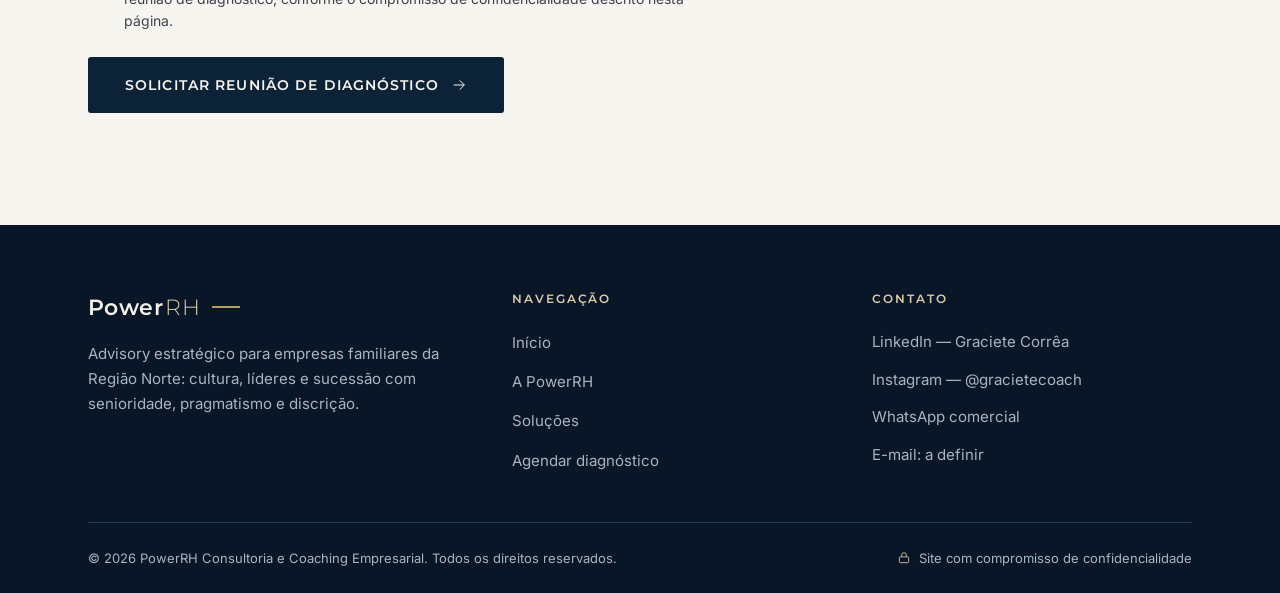
<file: diagnostico.html>
<!DOCTYPE html>
<html lang="pt-BR">
<head>
  <meta charset="UTF-8">
  <meta name="viewport" content="width=device-width, initial-scale=1.0">
  <title>Agendar Reunião Estratégica de Diagnóstico | PowerRH Consultoria</title>
  <meta name="description" content="Dê o próximo passo em direção à segurança do seu negócio. Reserve um horário para uma reunião estratégica de diagnóstico com um de nossos Advisors. Sigilo absoluto.">
  <meta property="og:type" content="website">
  <meta property="og:title" content="Agendar Reunião Estratégica de Diagnóstico — PowerRH">
  <meta property="og:description" content="Reserve um horário para uma reunião estratégica de diagnóstico com um de nossos Advisors.">
  <link rel="stylesheet" href="css/fonts-montserrat.css">
  <link rel="stylesheet" href="css/fonts-inter.css">
  <link rel="stylesheet" href="css/style.css">
  <link rel="icon" href="assets/foto-placeholder.svg" type="image/svg+xml">
</head>
<body>
  <a class="skip-link" href="#conteudo">Pular para o conteúdo</a>

  <header class="navbar" id="navbar">
    <div class="container navbar__inner">
      <a href="index.html" class="wordmark" aria-label="PowerRH Consultoria — início">
        Power<span class="wordmark__suffix">RH</span><span class="wordmark__rule" aria-hidden="true"></span>
        <!-- TODO: substituir wordmark tipográfico pela logo oficial da PowerRH (SVG/PNG) -->
      </a>
      <nav aria-label="Navegação principal">
        <ul class="navbar__links">
          <li><a href="index.html">Início</a></li>
          <li><a href="a-powerrh.html">A PowerRH</a></li>
          <li><a href="solucoes.html">Soluções</a></li>
          <li><a href="diagnostico.html" aria-current="page">Contato</a></li>
        </ul>
      </nav>
      <a href="diagnostico.html" class="btn btn--primary-on-dark navbar__cta">Agendar reunião</a>
      <button class="navbar__toggle" aria-expanded="false" aria-controls="drawer" aria-label="Abrir menu">
        <svg viewBox="0 0 24 24" fill="none" stroke="currentColor" stroke-width="1.5" aria-hidden="true">
          <line x1="3" y1="7" x2="21" y2="7"/><line x1="3" y1="12" x2="21" y2="12"/><line x1="3" y1="17" x2="21" y2="17"/>
        </svg>
      </button>
    </div>
  </header>

  <div class="drawer__overlay" id="drawer-overlay"></div>
  <aside class="drawer" id="drawer" aria-label="Menu mobile">
    <button class="drawer__close" aria-label="Fechar menu">
      <svg viewBox="0 0 24 24" fill="none" stroke="currentColor" stroke-width="1.5" aria-hidden="true">
        <line x1="5" y1="5" x2="19" y2="19"/><line x1="19" y1="5" x2="5" y2="19"/>
      </svg>
    </button>
    <nav aria-label="Navegação mobile">
      <ul>
        <li><a href="index.html">Início</a></li>
        <li><a href="a-powerrh.html">A PowerRH</a></li>
        <li><a href="solucoes.html">Soluções</a></li>
        <li><a href="diagnostico.html" aria-current="page">Contato</a></li>
      </ul>
    </nav>
    <a href="diagnostico.html" class="btn btn--primary-on-dark drawer__cta">Agendar uma Reunião Estratégica</a>
  </aside>

  <main id="conteudo">
    <!-- ================= HEADER ================= -->
    <section class="page-header on-dark" aria-labelledby="page-title">
      <div class="container">
        <p class="eyebrow reveal">Contato — Diagnóstico estratégico</p>
        <h1 class="h1 reveal" id="page-title">Dê o próximo passo em direção à segurança do seu negócio.</h1>
        <p class="lead reveal" style="color: var(--on-dark-secondary);">Reserve um horário para uma reunião estratégica de diagnóstico com um de nossos Advisors.</p>
      </div>
    </section>

    <!-- ================= FORMULÁRIO ================= -->
    <section class="section section--light" aria-labelledby="form-title">
      <div class="container">
        <div class="grid grid--7-5" style="align-items: start;">
          <div class="reveal">
            <h2 class="h3" id="form-title" style="margin-bottom: 32px;">Formulário de solicitação</h2>

            <div id="form-alert" class="form-alert" role="alert" tabindex="-1" hidden>
              Não foi possível enviar agora. Tente novamente em instantes ou chame diretamente pelo WhatsApp.
            </div>

            <form class="form" id="diagnostico-form" novalidate>
              <div class="form__row">
                <div class="field">
                  <label class="field__label" for="f-nome">Nome do Proprietário / Diretor <span class="required" aria-hidden="true">*</span></label>
                  <input class="field__input" type="text" id="f-nome" name="nome" autocomplete="name" required aria-required="true">
                  <p class="field__error" role="alert"></p>
                </div>
                <div class="field">
                  <label class="field__label" for="f-empresa">Nome da Empresa <span class="required" aria-hidden="true">*</span></label>
                  <input class="field__input" type="text" id="f-empresa" name="empresa" autocomplete="organization" required aria-required="true">
                  <p class="field__error" role="alert"></p>
                </div>
              </div>

              <div class="form__row">
                <div class="field">
                  <label class="field__label" for="f-email">E-mail Corporativo <span class="required" aria-hidden="true">*</span></label>
                  <input class="field__input" type="email" id="f-email" name="email" autocomplete="email" inputmode="email" required aria-required="true">
                  <p class="field__error" role="alert"></p>
                </div>
                <div class="field">
                  <label class="field__label" for="f-telefone">Telefone / WhatsApp Direto <span class="required" aria-hidden="true">*</span></label>
                  <input class="field__input" type="tel" id="f-telefone" name="telefone" autocomplete="tel" inputmode="tel" required aria-required="true">
                  <p class="field__error" role="alert"></p>
                </div>
              </div>

              <fieldset class="field" data-group="colaboradores">
                <legend class="field__label">Número de Colaboradores <span class="required" aria-hidden="true">*</span></legend>
                <div class="radio-cards">
                  <label class="radio-card">
                    <input class="radio-card__input visually-hidden" type="radio" name="colaboradores" value="ate-30">
                    <span class="radio-card__box">Até 30 colaboradores</span>
                  </label>
                  <label class="radio-card">
                    <input class="radio-card__input visually-hidden" type="radio" name="colaboradores" value="31-100">
                    <span class="radio-card__box">De 31 a 100 colaboradores</span>
                  </label>
                  <label class="radio-card">
                    <input class="radio-card__input visually-hidden" type="radio" name="colaboradores" value="100-500">
                    <span class="radio-card__box">De 100 a 500 colaboradores</span>
                  </label>
                  <label class="radio-card">
                    <input class="radio-card__input visually-hidden" type="radio" name="colaboradores" value="500-mais">
                    <span class="radio-card__box">Mais de 500 colaboradores</span>
                  </label>
                </div>
                <p class="field__error" role="alert"></p>
              </fieldset>

              <fieldset class="field" data-group="desafio">
                <legend class="field__label">Qual é o maior desafio atual da empresa? <span class="required" aria-hidden="true">*</span></legend>
                <div class="radio-cards">
                  <label class="radio-card">
                    <input class="radio-card__input visually-hidden" type="radio" name="desafio" value="operacional">
                    <span class="radio-card__box">Aliviar a carga operacional da rotina do fundador.</span>
                  </label>
                  <label class="radio-card">
                    <input class="radio-card__input visually-hidden" type="radio" name="desafio" value="lideranca">
                    <span class="radio-card__box">Desenvolver a média liderança para tomar decisões mais seguras.</span>
                  </label>
                  <label class="radio-card">
                    <input class="radio-card__input visually-hidden" type="radio" name="desafio" value="sucessao">
                    <span class="radio-card__box">Iniciar ou organizar o processo de sucessão familiar.</span>
                  </label>
                  <label class="radio-card">
                    <input class="radio-card__input visually-hidden" type="radio" name="desafio" value="cultura">
                    <span class="radio-card__box">Entender a cultura instalada e o que fazer para modelar a cultura desejada</span>
                  </label>
                  <label class="radio-card">
                    <input class="radio-card__input visually-hidden" type="radio" name="desafio" value="desenho">
                    <span class="radio-card__box">Melhorar o desenho organizacional e/ou processos e modelo de gestão</span>
                  </label>
                </div>
                <p class="field__error" role="alert"></p>
              </fieldset>

              <div class="field">
                <label class="consent" for="f-consent">
                  <input class="consent__input" type="checkbox" id="f-consent" name="consentimento" value="sim" required aria-required="true">
                  <span>Autorizo a PowerRH a entrar em contato comigo pelos dados informados para agendar a reunião de diagnóstico, conforme o compromisso de confidencialidade descrito nesta página.</span>
                </label>
                <p class="field__error" role="alert"></p>
              </div>

              <div>
                <button type="submit" class="btn btn--primary form__submit">
                  <span class="btn__spinner" aria-hidden="true"></span>
                  <span class="btn__label">Solicitar Reunião de Diagnóstico</span>
                  <svg class="btn__arrow" width="16" height="16" viewBox="0 0 24 24" fill="none" stroke="currentColor" stroke-width="1.5" aria-hidden="true"><line x1="4" y1="12" x2="20" y2="12"/><polyline points="13 5 20 12 13 19"/></svg>
                </button>
              </div>
            </form>

            <!-- Painel de sucesso (exibido após o envio) -->
            <div class="form-success" id="form-success" hidden role="status">
              <div class="form-success__icon" aria-hidden="true">
                <svg viewBox="0 0 24 24"><polyline points="4 12.5 10 18.5 20 6.5"/></svg>
              </div>
              <h2 class="h3">Recebemos seus dados.</h2>
              <p>Obrigado pelo contato. Nossa equipe retornará em breve para agendar sua reunião estratégica de diagnóstico.</p>
              <p class="small" style="color: var(--graphite-500);">Todas as informações compartilhadas estão protegidas pelo nosso compromisso de confidencialidade.</p>
            </div>
          </div>

          <div class="reveal">
            <div class="seal" style="margin-bottom: 32px;">
              <span class="seal__icon" aria-hidden="true">
                <svg viewBox="0 0 24 24"><rect x="4" y="10" width="16" height="10" rx="2"/><path d="M8 10V7a4 4 0 0 1 8 0v3"/></svg>
              </span>
              <div>
                <p class="seal__title">Compromisso de Confidencialidade PowerRH</p>
                <p class="seal__text">Garantimos absoluto sigilo e discrição sobre quaisquer dados, informações operacionais ou desafios familiares compartilhados neste formulário e durante nossas reuniões. Suas informações estarão protegidas sob estrito acordo de confidencialidade comercial.</p>
              </div>
            </div>

            <h3 class="h4" style="margin-bottom: 12px;">Prefere chamar direto?</h3>
            <p class="small" style="color: var(--graphite-500); margin-bottom: 16px;">Se preferir, inicie a conversa pelo WhatsApp. O formulário acima continua sendo o caminho recomendado, pois já qualifica seu desafio.</p>
            <!-- TODO: número do WhatsApp comercial da Gracy (CONFIG.whatsapp em js/main.js) -->
            <a href="#" data-config-whatsapp class="btn btn--secondary">Chamar no WhatsApp
              <svg class="btn__arrow" width="16" height="16" viewBox="0 0 24 24" fill="none" stroke="currentColor" stroke-width="1.5" aria-hidden="true"><line x1="4" y1="12" x2="20" y2="12"/><polyline points="13 5 20 12 13 19"/></svg>
            </a>
          </div>
        </div>
      </div>
    </section>
  </main>

  <footer class="footer">
    <div class="container">
      <div class="footer__grid">
        <div class="footer__brand">
          <a href="index.html" class="wordmark" aria-label="PowerRH Consultoria — início">
            Power<span class="wordmark__suffix">RH</span><span class="wordmark__rule" aria-hidden="true"></span>
          </a>
          <p>Advisory estratégico para empresas familiares da Região Norte: cultura, líderes e sucessão com senioridade, pragmatismo e discrição.</p>
        </div>
        <nav aria-label="Navegação do rodapé">
          <p class="footer__title">Navegação</p>
          <ul class="footer__nav">
            <li><a href="index.html">Início</a></li>
            <li><a href="a-powerrh.html">A PowerRH</a></li>
            <li><a href="solucoes.html">Soluções</a></li>
            <li><a href="diagnostico.html">Agendar diagnóstico</a></li>
          </ul>
        </nav>
        <div>
          <p class="footer__title">Contato</p>
          <ul class="footer__contact">
            <li><a href="https://www.linkedin.com/in/gracietecorreacoach/" target="_blank" rel="noopener">LinkedIn — Graciete Corrêa</a></li>
            <li><a href="https://www.instagram.com/gracietecoach/" target="_blank" rel="noopener">Instagram — @gracietecoach</a></li>
            <!-- TODO: número do WhatsApp comercial da Gracy -->
            <li><a href="#" data-config-whatsapp>WhatsApp comercial</a></li>
            <!-- TODO: e-mail que recebe os contatos do site -->
            <li><a href="#" data-config-email>E-mail: a definir</a></li>
          </ul>
        </div>
      </div>
      <div class="footer__bottom">
        <p>© <span data-year>2026</span> PowerRH Consultoria e Coaching Empresarial. Todos os direitos reservados.</p>
        <p class="footer__seal-mini">
          <svg viewBox="0 0 24 24" fill="none" stroke="currentColor" stroke-width="1.5" aria-hidden="true"><rect x="4" y="10" width="16" height="10" rx="2"/><path d="M8 10V7a4 4 0 0 1 8 0v3"/></svg>
          Site com compromisso de confidencialidade
        </p>
      </div>
    </div>
  </footer>

  <script src="js/main.js"></script>
</body>
</html>
</file>
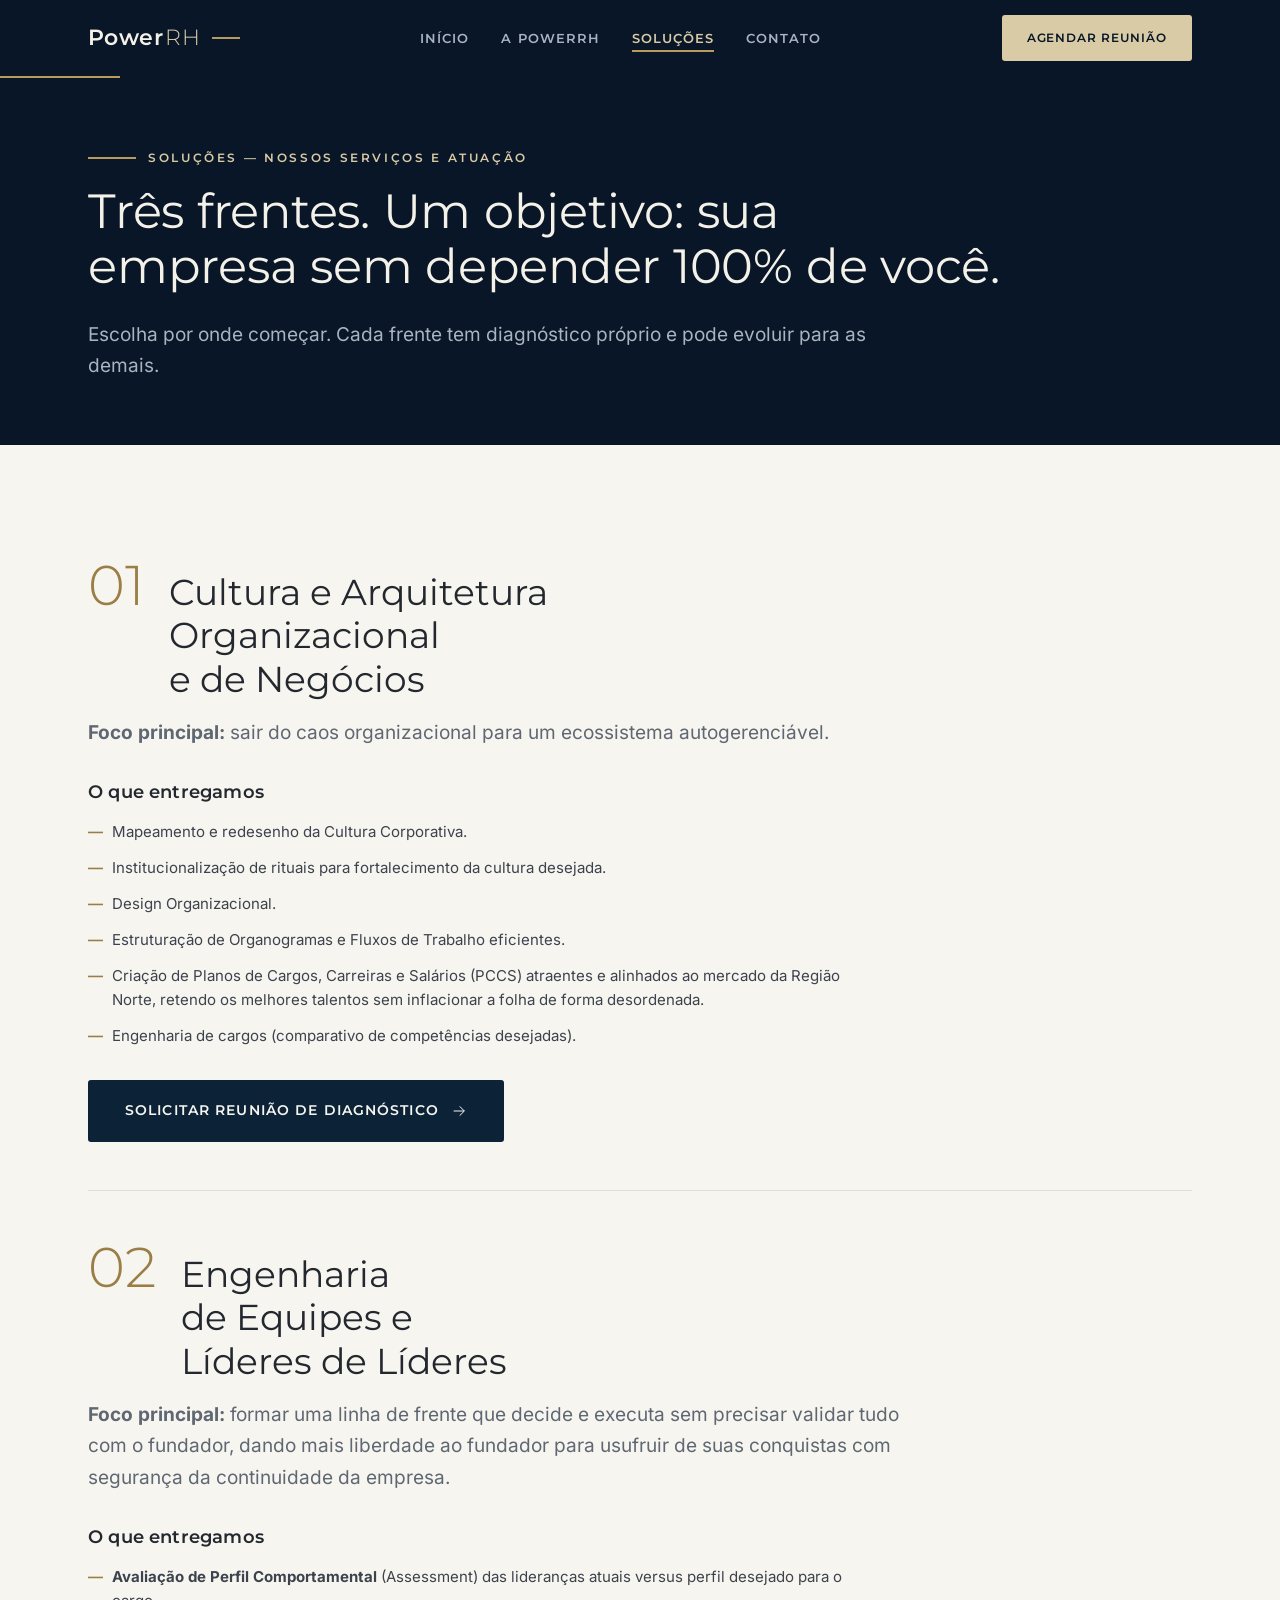
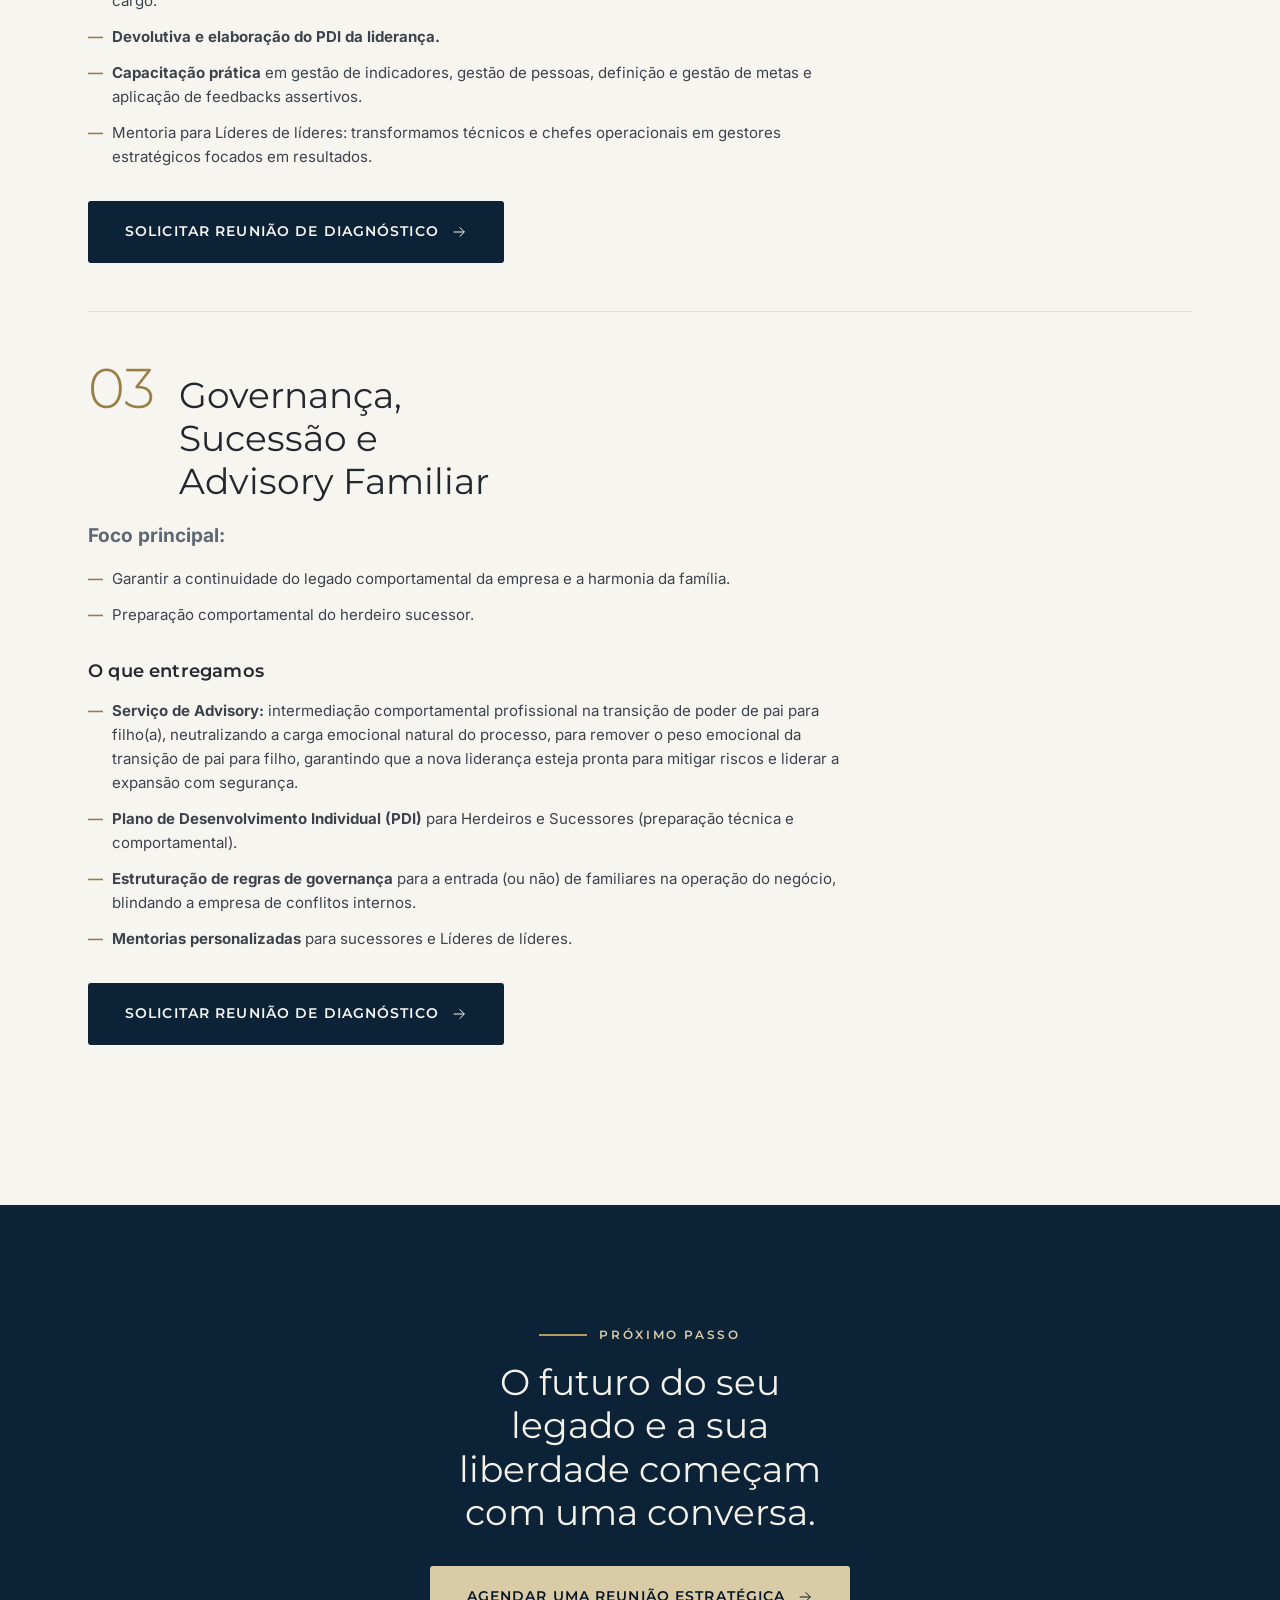
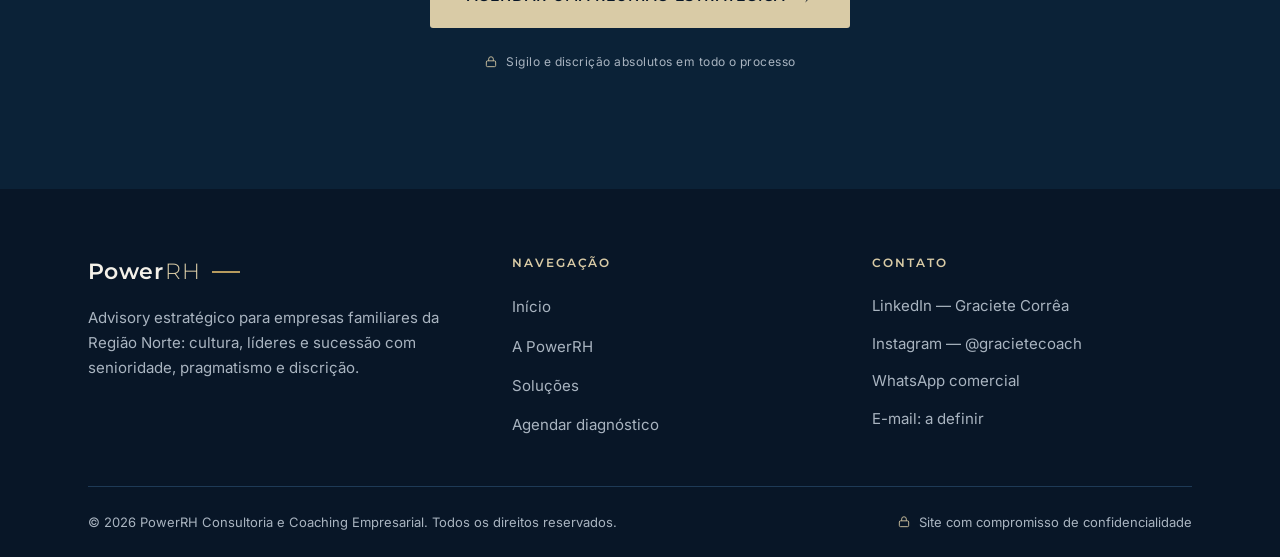
<file: solucoes.html>
<!DOCTYPE html>
<html lang="pt-BR">
<head>
  <meta charset="UTF-8">
  <meta name="viewport" content="width=device-width, initial-scale=1.0">
  <title>Soluções — Cultura, Líderes e Sucessão | PowerRH Consultoria</title>
  <meta name="description" content="Três frentes de atuação da PowerRH: Cultura e Arquitetura Organizacional, Engenharia de Equipes e Líderes de Líderes, Governança, Sucessão e Advisory Familiar.">
  <meta property="og:type" content="website">
  <meta property="og:title" content="Soluções PowerRH — Nossos serviços e atuação">
  <meta property="og:description" content="Cultura organizacional, líderes de líderes e sucessão familiar: escolha por onde começar.">
  <link rel="stylesheet" href="css/fonts-montserrat.css">
  <link rel="stylesheet" href="css/fonts-inter.css">
  <link rel="stylesheet" href="css/style.css">
  <link rel="icon" href="assets/foto-placeholder.svg" type="image/svg+xml">
</head>
<body>
  <a class="skip-link" href="#conteudo">Pular para o conteúdo</a>

  <header class="navbar" id="navbar">
    <div class="container navbar__inner">
      <a href="index.html" class="wordmark" aria-label="PowerRH Consultoria — início">
        Power<span class="wordmark__suffix">RH</span><span class="wordmark__rule" aria-hidden="true"></span>
        <!-- TODO: substituir wordmark tipográfico pela logo oficial da PowerRH (SVG/PNG) -->
      </a>
      <nav aria-label="Navegação principal">
        <ul class="navbar__links">
          <li><a href="index.html">Início</a></li>
          <li><a href="a-powerrh.html">A PowerRH</a></li>
          <li><a href="solucoes.html" aria-current="page">Soluções</a></li>
          <li><a href="diagnostico.html">Contato</a></li>
        </ul>
      </nav>
      <a href="diagnostico.html" class="btn btn--primary-on-dark navbar__cta">Agendar reunião</a>
      <button class="navbar__toggle" aria-expanded="false" aria-controls="drawer" aria-label="Abrir menu">
        <svg viewBox="0 0 24 24" fill="none" stroke="currentColor" stroke-width="1.5" aria-hidden="true">
          <line x1="3" y1="7" x2="21" y2="7"/><line x1="3" y1="12" x2="21" y2="12"/><line x1="3" y1="17" x2="21" y2="17"/>
        </svg>
      </button>
    </div>
  </header>

  <div class="drawer__overlay" id="drawer-overlay"></div>
  <aside class="drawer" id="drawer" aria-label="Menu mobile">
    <button class="drawer__close" aria-label="Fechar menu">
      <svg viewBox="0 0 24 24" fill="none" stroke="currentColor" stroke-width="1.5" aria-hidden="true">
        <line x1="5" y1="5" x2="19" y2="19"/><line x1="19" y1="5" x2="5" y2="19"/>
      </svg>
    </button>
    <nav aria-label="Navegação mobile">
      <ul>
        <li><a href="index.html">Início</a></li>
        <li><a href="a-powerrh.html">A PowerRH</a></li>
        <li><a href="solucoes.html" aria-current="page">Soluções</a></li>
        <li><a href="diagnostico.html">Contato</a></li>
      </ul>
    </nav>
    <a href="diagnostico.html" class="btn btn--primary-on-dark drawer__cta">Agendar uma Reunião Estratégica</a>
  </aside>

  <main id="conteudo">
    <!-- ================= HEADER ================= -->
    <section class="page-header on-dark" aria-labelledby="page-title">
      <div class="container">
        <p class="eyebrow reveal">Soluções — Nossos serviços e atuação</p>
        <h1 class="h1 reveal" id="page-title">Três frentes. Um objetivo: sua empresa sem depender 100% de você.</h1>
        <p class="lead reveal" style="color: var(--on-dark-secondary);">Escolha por onde começar. Cada frente tem diagnóstico próprio e pode evoluir para as demais.</p>
      </div>
    </section>

    <section class="section section--light" aria-label="Detalhamento das soluções">
      <div class="container">

        <!-- ================= PILAR 1 ================= -->
        <article class="pillar-detail reveal" id="pilar-1" aria-labelledby="pilar-1-title">
          <div class="pillar-detail__head">
            <span class="pillar-detail__num" aria-hidden="true">01</span>
            <h2 class="h2" id="pilar-1-title">Cultura e Arquitetura Organizacional e de Negócios</h2>
          </div>
          <p class="lead"><strong>Foco principal:</strong> sair do caos organizacional para um ecossistema autogerenciável.</p>
          <h3 class="h4 mt-32" style="margin-bottom: 16px;">O que entregamos</h3>
          <ul class="service-card__deliveries" style="max-width: 760px;">
            <li>Mapeamento e redesenho da Cultura Corporativa.</li>
            <li>Institucionalização de rituais para fortalecimento da cultura desejada.</li>
            <li>Design Organizacional.</li>
            <li>Estruturação de Organogramas e Fluxos de Trabalho eficientes.</li>
            <li>Criação de Planos de Cargos, Carreiras e Salários (PCCS) atraentes e alinhados ao mercado da Região Norte, retendo os melhores talentos sem inflacionar a folha de forma desordenada.</li>
            <li>Engenharia de cargos (comparativo de competências desejadas).</li>
          </ul>
          <div class="pillar-detail__cta">
            <a href="diagnostico.html?desafio=cultura" class="btn btn--primary">Solicitar Reunião de Diagnóstico
              <svg class="btn__arrow" width="16" height="16" viewBox="0 0 24 24" fill="none" stroke="currentColor" stroke-width="1.5" aria-hidden="true"><line x1="4" y1="12" x2="20" y2="12"/><polyline points="13 5 20 12 13 19"/></svg>
            </a>
          </div>
        </article>

        <!-- ================= PILAR 2 ================= -->
        <article class="pillar-detail reveal" id="pilar-2" aria-labelledby="pilar-2-title">
          <div class="pillar-detail__head">
            <span class="pillar-detail__num" aria-hidden="true">02</span>
            <h2 class="h2" id="pilar-2-title">Engenharia de Equipes e Líderes de Líderes</h2>
          </div>
          <p class="lead"><strong>Foco principal:</strong> formar uma linha de frente que decide e executa sem precisar validar tudo com o fundador, dando mais liberdade ao fundador para usufruir de suas conquistas com segurança da continuidade da empresa.</p>
          <h3 class="h4 mt-32" style="margin-bottom: 16px;">O que entregamos</h3>
          <ul class="service-card__deliveries" style="max-width: 760px;">
            <li><strong>Avaliação de Perfil Comportamental</strong> (Assessment) das lideranças atuais versus perfil desejado para o cargo.</li>
            <li><strong>Devolutiva e elaboração do PDI da liderança.</strong></li>
            <li><strong>Capacitação prática</strong> em gestão de indicadores, gestão de pessoas, definição e gestão de metas e aplicação de feedbacks assertivos.</li>
            <li>Mentoria para Líderes de líderes: transformamos técnicos e chefes operacionais em gestores estratégicos focados em resultados.</li>
          </ul>
          <div class="pillar-detail__cta">
            <a href="diagnostico.html?desafio=lideranca" class="btn btn--primary">Solicitar Reunião de Diagnóstico
              <svg class="btn__arrow" width="16" height="16" viewBox="0 0 24 24" fill="none" stroke="currentColor" stroke-width="1.5" aria-hidden="true"><line x1="4" y1="12" x2="20" y2="12"/><polyline points="13 5 20 12 13 19"/></svg>
            </a>
          </div>
        </article>

        <!-- ================= PILAR 3 ================= -->
        <article class="pillar-detail reveal" id="pilar-3" aria-labelledby="pilar-3-title">
          <div class="pillar-detail__head">
            <span class="pillar-detail__num" aria-hidden="true">03</span>
            <h2 class="h2" id="pilar-3-title">Governança, Sucessão e Advisory Familiar</h2>
          </div>
          <p class="lead"><strong>Foco principal:</strong></p>
          <ul class="service-card__deliveries mt-16" style="max-width: 760px;">
            <li>Garantir a continuidade do legado comportamental da empresa e a harmonia da família.</li>
            <li>Preparação comportamental do herdeiro sucessor.</li>
          </ul>
          <h3 class="h4 mt-32" style="margin-bottom: 16px;">O que entregamos</h3>
          <ul class="service-card__deliveries" style="max-width: 760px;">
            <li><strong>Serviço de Advisory:</strong> intermediação comportamental profissional na transição de poder de pai para filho(a), neutralizando a carga emocional natural do processo, para remover o peso emocional da transição de pai para filho, garantindo que a nova liderança esteja pronta para mitigar riscos e liderar a expansão com segurança.</li>
            <li><strong>Plano de Desenvolvimento Individual (PDI)</strong> para Herdeiros e Sucessores (preparação técnica e comportamental).</li>
            <li><strong>Estruturação de regras de governança</strong> para a entrada (ou não) de familiares na operação do negócio, blindando a empresa de conflitos internos.</li>
            <li><strong>Mentorias personalizadas</strong> para sucessores e Líderes de líderes.</li>
          </ul>
          <div class="pillar-detail__cta">
            <a href="diagnostico.html?desafio=sucessao" class="btn btn--primary">Solicitar Reunião de Diagnóstico
              <svg class="btn__arrow" width="16" height="16" viewBox="0 0 24 24" fill="none" stroke="currentColor" stroke-width="1.5" aria-hidden="true"><line x1="4" y1="12" x2="20" y2="12"/><polyline points="13 5 20 12 13 19"/></svg>
            </a>
          </div>
        </article>

      </div>
    </section>

    <!-- ================= CTA ================= -->
    <section class="section section--dark on-dark" aria-labelledby="cta-title">
      <div class="container">
        <div class="cta-final reveal">
          <p class="eyebrow">Próximo passo</p>
          <h2 class="h2" id="cta-title">O futuro do seu legado e a sua liberdade começam com uma conversa.</h2>
          <div class="cta-final__actions">
            <a href="diagnostico.html" class="btn btn--primary">Agendar uma Reunião Estratégica
              <svg class="btn__arrow" width="16" height="16" viewBox="0 0 24 24" fill="none" stroke="currentColor" stroke-width="1.5" aria-hidden="true"><line x1="4" y1="12" x2="20" y2="12"/><polyline points="13 5 20 12 13 19"/></svg>
            </a>
          </div>
          <p class="cta-final__seal-note">
            <svg viewBox="0 0 24 24" fill="none" stroke-width="1.5" aria-hidden="true"><rect x="4" y="10" width="16" height="10" rx="2"/><path d="M8 10V7a4 4 0 0 1 8 0v3"/></svg>
            Sigilo e discrição absolutos em todo o processo
          </p>
        </div>
      </div>
    </section>
  </main>

  <footer class="footer">
    <div class="container">
      <div class="footer__grid">
        <div class="footer__brand">
          <a href="index.html" class="wordmark" aria-label="PowerRH Consultoria — início">
            Power<span class="wordmark__suffix">RH</span><span class="wordmark__rule" aria-hidden="true"></span>
          </a>
          <p>Advisory estratégico para empresas familiares da Região Norte: cultura, líderes e sucessão com senioridade, pragmatismo e discrição.</p>
        </div>
        <nav aria-label="Navegação do rodapé">
          <p class="footer__title">Navegação</p>
          <ul class="footer__nav">
            <li><a href="index.html">Início</a></li>
            <li><a href="a-powerrh.html">A PowerRH</a></li>
            <li><a href="solucoes.html">Soluções</a></li>
            <li><a href="diagnostico.html">Agendar diagnóstico</a></li>
          </ul>
        </nav>
        <div>
          <p class="footer__title">Contato</p>
          <ul class="footer__contact">
            <li><a href="https://www.linkedin.com/in/gracietecorreacoach/" target="_blank" rel="noopener">LinkedIn — Graciete Corrêa</a></li>
            <li><a href="https://www.instagram.com/gracietecoach/" target="_blank" rel="noopener">Instagram — @gracietecoach</a></li>
            <!-- TODO: número do WhatsApp comercial da Gracy -->
            <li><a href="#" data-config-whatsapp>WhatsApp comercial</a></li>
            <!-- TODO: e-mail que recebe os contatos do site -->
            <li><a href="#" data-config-email>E-mail: a definir</a></li>
          </ul>
        </div>
      </div>
      <div class="footer__bottom">
        <p>© <span data-year>2026</span> PowerRH Consultoria e Coaching Empresarial. Todos os direitos reservados.</p>
        <p class="footer__seal-mini">
          <svg viewBox="0 0 24 24" fill="none" stroke="currentColor" stroke-width="1.5" aria-hidden="true"><rect x="4" y="10" width="16" height="10" rx="2"/><path d="M8 10V7a4 4 0 0 1 8 0v3"/></svg>
          Site com compromisso de confidencialidade
        </p>
      </div>
    </div>
  </footer>

  <script src="js/main.js"></script>
</body>
</html>
</file>
<file: css/style.css>
/* ============================================================
   PowerRH Consultoria — Design System "Editorial Executiva Contemporânea"
   Tokens, tipografia, componentes e responsivo (mobile-first).
   Fontes auto-hospedadas em assets/fonts (sem dependência do Google Fonts).
   ============================================================ */

/* ---------- 1. Tokens ---------- */
:root {
  --navy-900: #081627;
  --navy-800: #0b2237;
  --navy-700: #14304d;
  --navy-100: #dce4ec;

  --graphite-900: #23282f;
  --graphite-700: #3c434d;
  --graphite-500: #5f6772;

  --gold-600: #9a7e45;
  --gold-500: #b79b5e;
  --champagne-300: #d9cba6;

  --offwhite-50: #f7f5f0;
  --surface: #ffffff;
  --surface-dark: #0e2a44;

  --border: #e3ded2;
  --border-dark: #1e3a56;

  --success: #3e6b4f;
  --error: #a8443b;

  --on-dark: #f4f1e9;
  --on-dark-secondary: #a9b4c0;

  --font-display: "Montserrat", Arial, sans-serif;
  --font-body: "Inter", Arial, sans-serif;

  --radius-sm: 3px;
  --radius-md: 8px;
  --radius-lg: 12px;

  --shadow-sm: 0 1px 2px rgba(11, 34, 55, 0.06);
  --shadow-md: 0 2px 6px rgba(11, 34, 55, 0.06), 0 12px 32px rgba(11, 34, 55, 0.1);
  --shadow-lg: 0 4px 12px rgba(11, 34, 55, 0.08), 0 24px 64px rgba(11, 34, 55, 0.16);

  --ease: ease;
  --t-fast: 200ms;
  --t-med: 280ms;

  --container: 1200px;
  --gutter: 16px;
  --section-pad: 56px;
}

@media (min-width: 768px) {
  :root {
    --gutter: 24px;
    --section-pad: 72px;
  }
}

@media (min-width: 1024px) {
  :root {
    --gutter: 32px;
    --section-pad: 112px;
  }
}

/* ---------- 2. Reset / base ---------- */
*,
*::before,
*::after {
  box-sizing: border-box;
}

* {
  margin: 0;
}

html {
  scroll-behavior: smooth;
  -webkit-text-size-adjust: 100%;
}

body {
  font-family: var(--font-body);
  font-size: 16px;
  line-height: 1.7;
  color: var(--graphite-900);
  background: var(--offwhite-50);
  -webkit-font-smoothing: antialiased;
}

img,
svg {
  display: block;
  max-width: 100%;
}

a {
  color: inherit;
}

::selection {
  background: var(--gold-500);
  color: var(--navy-900);
}

/* Foco visível global: anel dourado + borda navy */
:focus-visible {
  outline: none;
  box-shadow: 0 0 0 3px rgba(183, 155, 94, 0.35);
  border-radius: var(--radius-sm);
}

.visually-hidden {
  position: absolute !important;
  width: 1px;
  height: 1px;
  padding: 0;
  margin: -1px;
  overflow: hidden;
  clip: rect(0 0 0 0);
  white-space: nowrap;
  border: 0;
}

.skip-link {
  position: absolute;
  left: 16px;
  top: -60px;
  z-index: 200;
  background: var(--navy-800);
  color: var(--on-dark);
  padding: 12px 20px;
  border-radius: var(--radius-sm);
  text-decoration: none;
  font-family: var(--font-display);
  font-size: 13px;
  font-weight: 600;
  transition: top var(--t-fast) var(--ease);
}

.skip-link:focus {
  top: 12px;
}

/* ---------- 3. Tipografia ---------- */
h1, h2, h3, h4 {
  font-family: var(--font-display);
  font-weight: 400;
  line-height: 1.2;
  color: var(--graphite-900);
  text-wrap: balance;
}

.display {
  font-size: clamp(2.5rem, 1.6rem + 4.5vw, 4rem); /* 40px -> 64px */
  font-weight: 300;
  line-height: 1.08;
  letter-spacing: -0.01em;
}

.h1 {
  font-size: clamp(2.125rem, 1.5rem + 3vw, 3rem); /* 34px -> 48px */
  line-height: 1.15;
  letter-spacing: -0.005em;
}

.h2 {
  font-size: clamp(1.75rem, 1.375rem + 1.9vw, 2.25rem); /* 28px -> 36px */
  max-width: 16ch;
}

.h3 {
  font-size: clamp(1.3125rem, 1.125rem + 0.9vw, 1.5rem); /* 21px -> 24px */
  font-weight: 500;
  line-height: 1.3;
}

.h4 {
  font-size: clamp(1.0625rem, 1rem + 0.3vw, 1.125rem); /* 17px -> 18px */
  font-weight: 600;
  line-height: 1.35;
  letter-spacing: 0.01em;
}

.lead {
  font-size: clamp(1.0625rem, 1rem + 0.6vw, 1.1875rem); /* 17px -> 19px */
  line-height: 1.65;
  color: var(--graphite-500);
  max-width: 68ch;
}

.small {
  font-size: 0.875rem;
  line-height: 1.6;
}

.caption {
  font-size: 0.75rem;
  font-weight: 500;
  line-height: 1.5;
  letter-spacing: 0.04em;
}

.quote {
  font-family: var(--font-display);
  font-style: italic;
  font-weight: 300;
  font-size: clamp(1.3125rem, 1.125rem + 0.9vw, 1.625rem); /* 21px -> 26px */
  line-height: 1.45;
}

.on-dark h1, .on-dark h2, .on-dark h3, .on-dark h4,
.on-dark .display, .on-dark .h1, .on-dark .h2, .on-dark .h3, .on-dark .h4 {
  color: var(--on-dark);
}

.on-dark .lead {
  color: var(--on-dark-secondary);
}

.on-dark p {
  color: var(--on-dark-secondary);
}

/* Eyebrow: em fundo claro usa grafite + detalhe dourado (regra de contraste);
   em fundo escuro usa champagne. */
.eyebrow {
  display: inline-flex;
  align-items: center;
  gap: 12px;
  font-family: var(--font-display);
  font-size: 0.6875rem; /* 11px */
  font-weight: 600;
  letter-spacing: 0.22em;
  text-transform: uppercase;
  color: var(--graphite-700);
  margin-bottom: 16px;
}

.eyebrow::before {
  content: "";
  width: 48px;
  height: 2px;
  background: var(--gold-500);
  flex: none;
}

.on-dark .eyebrow {
  color: var(--champagne-300);
}

@media (min-width: 768px) {
  .eyebrow {
    font-size: 0.75rem; /* 12px */
  }
}

/* ---------- 4. Layout ---------- */
.container {
  width: 100%;
  max-width: var(--container);
  margin-inline: auto;
  padding-inline: 20px;
}

@media (min-width: 768px) {
  .container {
    padding-inline: 32px;
  }
}

@media (min-width: 1024px) {
  .container {
    padding-inline: 48px;
  }
}

.section {
  padding-block: var(--section-pad);
}

.section--light {
  background: var(--offwhite-50);
}

.section--white {
  background: var(--surface);
}

.section--dark {
  background: var(--navy-800);
  color: var(--on-dark-secondary);
}

.section--darker {
  background: var(--navy-900);
  color: var(--on-dark-secondary);
}

.section--graphite {
  background: var(--graphite-900);
  color: var(--on-dark-secondary);
}

/* Hairline divisória com segmento dourado (assinatura visual) */
.hairline {
  border: 0;
  border-top: 1px solid var(--border);
  position: relative;
  margin: 0 0 40px;
}

.hairline::before {
  content: "";
  position: absolute;
  top: -1px;
  left: 0;
  width: 48px;
  height: 2px;
  background: var(--gold-500);
}

.on-dark .hairline {
  border-top-color: var(--border-dark);
}

/* Cabeçalho de seção */
.section-header {
  margin-bottom: 48px;
  max-width: 860px;
}

.section-header .h2 {
  margin-bottom: 24px;
}

.section-header--center {
  text-align: center;
  margin-inline: auto;
}

.section-header--center .eyebrow {
  justify-content: center;
}

.section-header--center .h2 {
  margin-inline: auto;
}

.section-header--center .lead {
  margin-inline: auto;
}

/* Grid editorial */
.grid {
  display: grid;
  gap: var(--gutter);
}

@media (min-width: 1024px) {
  .grid--7-5 {
    grid-template-columns: 7fr 5fr;
    align-items: center;
  }

  .grid--5-7 {
    grid-template-columns: 5fr 7fr;
    align-items: center;
  }

  .grid--3 {
    grid-template-columns: repeat(3, 1fr);
  }

  .grid--2 {
    grid-template-columns: repeat(2, 1fr);
  }
}

.prose {
  max-width: 68ch;
}

.prose p + p {
  margin-top: 1.25em;
}

/* ---------- 5. Botões ---------- */
.btn {
  display: inline-flex;
  align-items: center;
  justify-content: center;
  gap: 12px;
  min-height: 48px;
  padding: 18px 36px;
  font-family: var(--font-display);
  font-size: 0.875rem; /* 14px */
  font-weight: 600;
  letter-spacing: 0.08em;
  text-transform: uppercase;
  text-decoration: none;
  border-radius: var(--radius-sm);
  border: 1px solid transparent;
  cursor: pointer;
  position: relative;
  transition: background-color var(--t-med) var(--ease),
    color var(--t-med) var(--ease),
    border-color var(--t-med) var(--ease),
    transform var(--t-fast) var(--ease);
}

.btn:active {
  transform: scale(0.98);
}

.btn .btn__arrow {
  transition: transform var(--t-med) var(--ease);
}

.btn:hover .btn__arrow {
  transform: translateX(4px);
}

/* Primário: navy + off-white; hover escurece + detalhe dourado */
.btn--primary {
  background: var(--navy-800);
  color: var(--offwhite-50);
}

.btn--primary::after {
  content: "";
  position: absolute;
  left: 36px;
  right: 36px;
  bottom: 10px;
  height: 2px;
  background: var(--gold-500);
  transform: scaleX(0);
  transform-origin: left;
  transition: transform var(--t-med) var(--ease);
}

.btn--primary:hover {
  background: var(--navy-700);
}

.btn--primary:hover::after {
  transform: scaleX(1);
}

/* Primário sobre fundo escuro: champagne + navy */
.on-dark .btn--primary,
.btn--primary-on-dark {
  background: var(--champagne-300);
  color: var(--navy-900);
}

.on-dark .btn--primary::after,
.btn--primary-on-dark::after {
  background: var(--navy-800);
}

.on-dark .btn--primary:hover,
.btn--primary-on-dark:hover {
  background: var(--offwhite-50);
}

/* Secundário: outline */
.btn--secondary {
  background: transparent;
  border-color: var(--navy-800);
  color: var(--navy-800);
}

.btn--secondary:hover {
  background: var(--navy-800);
  color: var(--offwhite-50);
}

.on-dark .btn--secondary {
  border-color: var(--champagne-300);
  color: var(--champagne-300);
}

.on-dark .btn--secondary:hover {
  background: var(--champagne-300);
  color: var(--navy-900);
}

/* Link terciário com seta */
.link-arrow {
  display: inline-flex;
  align-items: center;
  gap: 8px;
  font-family: var(--font-display);
  font-size: 0.875rem;
  font-weight: 600;
  letter-spacing: 0.06em;
  text-transform: uppercase;
  text-decoration: none;
  color: var(--navy-800);
  padding-bottom: 4px;
  background: linear-gradient(var(--gold-500), var(--gold-500)) left bottom / 0% 2px no-repeat;
  transition: background-size var(--t-med) var(--ease);
}

.link-arrow:hover {
  background-size: 100% 2px;
}

.on-dark .link-arrow {
  color: var(--champagne-300);
}

/* ---------- 6. Navbar ---------- */
.navbar {
  position: fixed;
  inset: 0 0 auto 0;
  z-index: 100;
  height: 76px;
  transition: background-color var(--t-med) var(--ease), box-shadow var(--t-med) var(--ease);
}

.navbar__inner {
  height: 76px;
  display: flex;
  align-items: center;
  justify-content: space-between;
  gap: 24px;
}

/* Estado inicial: transparente, texto claro (heros são escuros) */
.navbar {
  color: var(--on-dark);
}

.navbar.scrolled {
  background: var(--navy-800);
  box-shadow: var(--shadow-sm);
  border-bottom: 1px solid var(--border-dark);
}

.wordmark {
  font-family: var(--font-display);
  font-size: 1.375rem;
  font-weight: 600;
  letter-spacing: 0.02em;
  text-decoration: none;
  color: var(--on-dark);
  display: inline-flex;
  align-items: baseline;
  gap: 2px;
}

.wordmark__suffix {
  color: var(--champagne-300);
  font-weight: 300;
}

.wordmark__rule {
  width: 28px;
  height: 2px;
  background: var(--gold-500);
  align-self: center;
  margin-left: 10px;
}

.navbar__links {
  display: none;
  list-style: none;
  padding: 0;
  align-items: center;
  gap: 32px;
}

.navbar__links a {
  font-family: var(--font-display);
  font-size: 0.8125rem; /* 13px */
  font-weight: 600;
  letter-spacing: 0.08em;
  text-transform: uppercase;
  text-decoration: none;
  color: var(--on-dark-secondary);
  padding: 8px 0;
  position: relative;
  transition: color var(--t-fast) var(--ease);
}

.navbar__links a::after {
  content: "";
  position: absolute;
  left: 0;
  right: 0;
  bottom: 2px;
  height: 2px;
  background: var(--gold-500);
  transform: scaleX(0);
  transform-origin: left;
  transition: transform var(--t-med) var(--ease);
}

.navbar__links a:hover {
  color: var(--on-dark);
}

.navbar__links a:hover::after,
.navbar__links a[aria-current="page"]::after {
  transform: scaleX(1);
}

.navbar__links a[aria-current="page"] {
  color: var(--champagne-300);
}

.navbar__cta {
  display: none;
}

@media (min-width: 1024px) {
  .navbar__links {
    display: flex;
  }

  .navbar__cta {
    display: inline-flex;
  }

  .navbar__cta.btn {
    min-height: 44px;
    padding: 12px 24px;
    font-size: 0.75rem;
  }
}

/* Hamburger (mobile) */
.navbar__toggle {
  display: inline-flex;
  align-items: center;
  justify-content: center;
  width: 48px;
  height: 48px;
  background: transparent;
  border: 0;
  cursor: pointer;
  color: var(--on-dark);
}

.navbar__toggle svg {
  width: 26px;
  height: 26px;
}

@media (min-width: 1024px) {
  .navbar__toggle {
    display: none;
  }
}

/* Drawer mobile */
.drawer {
  position: fixed;
  inset: 0 0 0 auto;
  width: min(340px, 88vw);
  background: var(--navy-900);
  z-index: 150;
  transform: translateX(100%);
  transition: transform 320ms var(--ease);
  display: flex;
  flex-direction: column;
  padding: 24px 32px 40px;
  border-left: 1px solid var(--border-dark);
}

.drawer.open {
  transform: translateX(0);
}

.drawer__close {
  align-self: flex-end;
  background: transparent;
  border: 0;
  color: var(--on-dark);
  width: 48px;
  height: 48px;
  cursor: pointer;
  display: inline-flex;
  align-items: center;
  justify-content: center;
}

.drawer__close svg {
  width: 24px;
  height: 24px;
}

.drawer nav ul {
  list-style: none;
  padding: 32px 0 0;
  display: flex;
  flex-direction: column;
  gap: 8px;
}

.drawer nav a {
  display: block;
  font-family: var(--font-display);
  font-size: 1.25rem;
  font-weight: 400;
  text-decoration: none;
  color: var(--on-dark);
  padding: 12px 0;
  border-bottom: 1px solid var(--border-dark);
}

.drawer nav a[aria-current="page"] {
  color: var(--champagne-300);
}

.drawer__cta {
  margin-top: 32px;
}

.drawer__overlay {
  position: fixed;
  inset: 0;
  z-index: 140;
  background: rgba(8, 22, 39, 0.72);
  opacity: 0;
  pointer-events: none;
  transition: opacity 320ms var(--ease);
}

.drawer__overlay.open {
  opacity: 1;
  pointer-events: auto;
}

/* ---------- 7. Hero ---------- */
.hero {
  background: var(--navy-900);
  color: var(--on-dark);
  padding: calc(76px + 64px) 0 72px;
  min-height: 88vh;
  display: flex;
  align-items: center;
  position: relative;
  overflow: hidden;
}

.hero__title {
  margin: 0 0 24px;
}

.hero__sub {
  font-size: clamp(1.0625rem, 1rem + 0.6vw, 1.1875rem);
  line-height: 1.65;
  color: var(--on-dark-secondary);
  max-width: 56ch;
  margin-bottom: 32px;
}

.hero__cta-row {
  display: flex;
  flex-direction: column;
  gap: 16px;
}

@media (min-width: 768px) {
  .hero__cta-row {
    flex-direction: row;
    align-items: center;
  }
}

.hero__seal-note {
  display: inline-flex;
  align-items: center;
  gap: 8px;
  margin-top: 24px;
  font-size: 0.75rem;
  letter-spacing: 0.04em;
  color: var(--on-dark-secondary);
}

.hero__seal-note svg {
  width: 14px;
  height: 14px;
  stroke: var(--champagne-300);
  flex: none;
}

/* Hero no mobile: H1 menor e CTA dentro da primeira dobra (conversão) */
@media (max-width: 767px) {
  .hero {
    min-height: 0;
    padding: calc(76px + 40px) 0 56px;
  }
  .hero .display {
    font-size: clamp(1.9rem, 8.2vw, 2.4rem);
    line-height: 1.12;
  }
  .hero__title {
    margin-bottom: 16px;
  }
  .hero__sub {
    font-size: 1rem;
    margin-bottom: 24px;
  }
  .hero__seal-note {
    margin-top: 16px;
  }
}

/* Hero no desktop: placeholder compacto, tipografia com mais respiro */
@media (min-width: 1024px) {
  .hero .grid--7-5 {
    grid-template-columns: 8fr 4fr;
  }
  .hero__media {
    width: 100%;
    max-width: 300px;
    justify-self: end;
  }
}

/* Placeholder de foto elegante (navy com padrão sutil) */
.photo-placeholder {
  position: relative;
  background: var(--surface-dark);
  border: 1px solid var(--border-dark);
  border-radius: var(--radius-md);
  overflow: hidden;
  aspect-ratio: 4 / 3;
}

.photo-placeholder--portrait {
  aspect-ratio: 4 / 5;
}

.photo-placeholder img {
  width: 100%;
  height: 100%;
  object-fit: cover;
}

.photo-placeholder__caption {
  position: absolute;
  left: 0;
  right: 0;
  bottom: 0;
  padding: 12px 16px;
  font-size: 0.75rem;
  letter-spacing: 0.04em;
  color: var(--on-dark-secondary);
  background: rgba(8, 22, 39, 0.72);
  backdrop-filter: blur(4px);
}

/* Header de página interna */
.page-header {
  background: var(--navy-900);
  color: var(--on-dark);
  padding: calc(76px + 64px) 0 64px;
  position: relative;
  overflow: hidden;
}

.page-header::before {
  content: "";
  position: absolute;
  top: 76px;
  left: 0;
  width: 120px;
  height: 2px;
  background: var(--gold-500);
}

.page-header .h1 {
  margin-bottom: 24px;
}

/* Composição assimétrica: O Espelho (Home) */
@media (min-width: 1024px) {
  .grid--espelho {
    grid-template-columns: 4fr 7fr;
    gap: 72px;
    align-items: start;
  }
  .espelho__body {
    padding-top: 56px; /* deslocamento editorial */
  }
}

/* ---------- 8. Pilares (Home) ---------- */
.pillars {
  list-style: none;
  padding: 0;
  display: grid;
  gap: 0;
}

.pillar {
  padding: 40px 0;
  border-top: 1px solid var(--border);
  display: grid;
  gap: 12px;
  text-decoration: none;
  transition: background-color var(--t-med) var(--ease);
}

.pillar:last-child {
  border-bottom: 1px solid var(--border);
}

.pillar__num {
  font-family: var(--font-display);
  font-weight: 300;
  font-size: 2.5rem;
  line-height: 1;
  color: var(--gold-600);
}

.pillar__main {
  display: grid;
  gap: 12px;
  align-content: start;
}

.pillar__side {
  display: grid;
  gap: 16px;
  align-content: start;
}

.pillar__title {
  font-size: 1.5rem;
}

.pillar__subtitle {
  font-family: var(--font-display);
  font-size: 0.75rem;
  font-weight: 600;
  letter-spacing: 0.14em;
  text-transform: uppercase;
  color: var(--graphite-500);
}

.pillar__text {
  color: var(--graphite-700);
  max-width: 60ch;
}

.pillar__link {
  display: inline-flex;
  align-items: center;
  gap: 8px;
  font-family: var(--font-display);
  font-size: 0.8125rem;
  font-weight: 600;
  letter-spacing: 0.08em;
  text-transform: uppercase;
  color: var(--navy-800);
}

.pillar__link svg {
  width: 16px;
  height: 16px;
  transition: transform var(--t-med) var(--ease);
}

.pillar:hover .pillar__link svg {
  transform: translateX(4px);
}

@media (min-width: 1024px) {
  /* Índice editorial: linhas de largura total, numeral gigante sangrando */
  .pillars {
    grid-template-columns: 1fr;
  }

  .pillar {
    padding: 44px 0;
    border-top: 1px solid var(--border);
    border-left: 0;
    padding-left: 0;
    grid-template-columns: 120px 1fr 1.2fr;
    gap: 40px;
    align-items: start;
  }

  .pillar:first-child {
    padding-left: 0;
  }

  .pillar:last-child {
    border-bottom: 1px solid var(--border);
  }

  .pillar__num {
    font-size: clamp(4.5rem, 6vw, 6rem);
    letter-spacing: -0.02em;
    margin-left: -8px; /* sangramento */
  }

  .pillar__title {
    font-size: clamp(1.5rem, 1.75vw, 1.875rem);
  }
}

/* ---------- 9. Cards de serviço (Soluções) ---------- */
.service-card {
  background: var(--surface);
  border: 1px solid var(--border);
  border-radius: var(--radius-md);
  padding: 40px;
  position: relative;
  transition: transform var(--t-med) var(--ease), box-shadow var(--t-med) var(--ease), border-top-color var(--t-med) var(--ease);
  border-top: 2px solid transparent;
}

.service-card:hover {
  transform: translateY(-4px);
  box-shadow: var(--shadow-md);
  border-top-color: var(--gold-500);
}

.service-card__num {
  font-family: var(--font-display);
  font-weight: 300;
  font-size: 2.5rem;
  line-height: 1;
  color: var(--gold-600);
  margin-bottom: 24px;
}

.service-card__title {
  margin-bottom: 8px;
}

.service-card__focus {
  font-family: var(--font-display);
  font-size: 0.8125rem;
  font-weight: 600;
  letter-spacing: 0.06em;
  color: var(--graphite-500);
  margin-bottom: 24px;
  line-height: 1.6;
}

.service-card__deliveries {
  list-style: none;
  padding: 0;
  display: flex;
  flex-direction: column;
  gap: 12px;
  margin-bottom: 32px;
}

.service-card__deliveries li {
  position: relative;
  padding-left: 24px;
  font-size: 0.9375rem;
  line-height: 1.6;
  color: var(--graphite-700);
}

.service-card__deliveries li::before {
  content: "—";
  position: absolute;
  left: 0;
  color: var(--gold-600);
  font-weight: 600;
}

@media (max-width: 767px) {
  .service-card {
    padding: 28px;
  }
}

/* Seção de pilar detalhada (Soluções) */
.pillar-detail {
  padding: 48px 0;
  border-top: 1px solid var(--border);
}

.pillar-detail:first-of-type {
  border-top: 0;
  padding-top: 0;
}

.pillar-detail__head {
  display: flex;
  align-items: baseline;
  gap: 24px;
  margin-bottom: 16px;
  flex-wrap: wrap;
}

.pillar-detail__num {
  font-family: var(--font-display);
  font-weight: 300;
  font-size: clamp(2.5rem, 2rem + 2.5vw, 3.5rem);
  line-height: 1;
  color: var(--gold-600);
}

.pillar-detail__cta {
  margin-top: 32px;
}

/* ---------- 10. Depoimentos ---------- */
.testimonials {
  display: grid;
  gap: var(--gutter);
}

@media (min-width: 1024px) {
  .testimonials {
    grid-template-columns: repeat(2, 1fr);
  }
}

.testimonial {
  border-top: 1px solid var(--border-dark);
  padding-top: 32px;
}

.testimonial__mark {
  font-family: var(--font-display);
  font-size: 3rem;
  line-height: 0.6;
  color: var(--gold-500);
  display: block;
  margin-bottom: 20px;
}

.testimonial__text {
  font-family: var(--font-display);
  font-style: italic;
  font-weight: 300;
  font-size: 1.125rem;
  line-height: 1.6;
  color: var(--on-dark);
  margin-bottom: 20px;
}

.testimonial__author {
  font-size: 0.8125rem;
  font-weight: 600;
  letter-spacing: 0.04em;
  color: var(--on-dark);
}

.testimonial__role {
  font-size: 0.75rem;
  letter-spacing: 0.04em;
  color: var(--on-dark-secondary);
  margin-top: 4px;
}

.testimonial__link {
  display: inline-flex;
  align-items: center;
  gap: 6px;
  margin-top: 12px;
  font-size: 0.75rem;
  font-weight: 600;
  letter-spacing: 0.06em;
  text-transform: uppercase;
  color: var(--champagne-300);
  text-decoration: none;
}

.testimonial__link:hover {
  text-decoration: underline;
  text-decoration-color: var(--gold-500);
  text-underline-offset: 4px;
}

/* ---------- 11. Faixa de autoridade (números) ---------- */
.authority-band {
  background: var(--navy-900);
  border-top: 1px solid var(--border-dark);
  border-bottom: 1px solid var(--border-dark);
}

.authority-band__grid {
  display: grid;
  gap: 32px;
  padding-block: 56px;
}

@media (min-width: 768px) {
  .authority-band__grid {
    grid-template-columns: repeat(2, 1fr);
  }
}

@media (min-width: 1024px) {
  .authority-band__grid {
    grid-template-columns: repeat(4, 1fr);
  }
}

.authority-item__num {
  font-family: var(--font-display);
  font-weight: 300;
  font-size: clamp(2.25rem, 1.75rem + 2.5vw, 3rem);
  line-height: 1;
  color: var(--champagne-300);
  margin-bottom: 12px;
}

.authority-item__label {
  font-family: var(--font-display);
  font-size: 0.75rem;
  font-weight: 600;
  letter-spacing: 0.1em;
  text-transform: uppercase;
  color: var(--on-dark-secondary);
  line-height: 1.6;
}

/* ---------- 12. Valores / listas editoriais ---------- */
.value-list {
  list-style: none;
  padding: 0;
  display: flex;
  flex-direction: column;
}

.value-list__item {
  padding: 28px 0;
  border-top: 1px solid var(--border);
  display: grid;
  gap: 8px;
}

.value-list__item:last-child {
  border-bottom: 1px solid var(--border);
}

@media (min-width: 768px) {
  .value-list__item {
    grid-template-columns: 280px 1fr;
    gap: 32px;
    align-items: baseline;
  }
}

.value-list__title {
  font-family: var(--font-display);
  font-size: 1.0625rem;
  font-weight: 600;
  color: var(--navy-800);
}

.value-list__text {
  color: var(--graphite-700);
  max-width: 60ch;
}

/* Bloco de citação institucional (visão/missão) */
.statement {
  border-left: 2px solid var(--gold-500);
  padding-left: 32px;
  margin-bottom: 40px;
}

.statement__label {
  font-family: var(--font-display);
  font-size: 0.75rem;
  font-weight: 600;
  letter-spacing: 0.2em;
  text-transform: uppercase;
  color: var(--graphite-500);
  margin-bottom: 12px;
}

.statement__text {
  font-family: var(--font-display);
  font-style: italic;
  font-weight: 300;
  font-size: clamp(1.125rem, 1rem + 0.8vw, 1.375rem);
  line-height: 1.55;
  color: var(--graphite-900);
  max-width: 62ch;
}

/* Metodologia: passos numerados */
.steps {
  list-style: none;
  padding: 0;
  display: grid;
  gap: 0;
  counter-reset: step;
}

.step {
  padding: 32px 0;
  border-top: 1px solid var(--border);
  display: grid;
  grid-template-columns: 64px 1fr;
  gap: 24px;
  align-items: start;
}

.step:last-child {
  border-bottom: 1px solid var(--border);
}

.step__num {
  font-family: var(--font-display);
  font-weight: 300;
  font-size: 2rem;
  line-height: 1;
  color: var(--gold-600);
}

.step__title {
  margin-bottom: 8px;
}

.step__text {
  color: var(--graphite-700);
  max-width: 60ch;
}

/* Credenciais (bio) */
.credentials {
  list-style: none;
  padding: 0;
  display: flex;
  flex-direction: column;
  gap: 12px;
  margin-top: 24px;
}

.credentials li {
  position: relative;
  padding-left: 24px;
  color: var(--graphite-700);
}

.credentials li::before {
  content: "—";
  position: absolute;
  left: 0;
  color: var(--gold-600);
  font-weight: 600;
}

.social-links {
  display: flex;
  gap: 16px;
  margin-top: 24px;
  flex-wrap: wrap;
}

.social-links a {
  display: inline-flex;
  align-items: center;
  gap: 8px;
  font-family: var(--font-display);
  font-size: 0.8125rem;
  font-weight: 600;
  letter-spacing: 0.06em;
  text-transform: uppercase;
  text-decoration: none;
  color: var(--navy-800);
  padding: 10px 0;
}

.social-links a svg {
  width: 18px;
  height: 18px;
}

.social-links a:hover {
  color: var(--gold-600);
}

.on-dark .social-links a {
  color: var(--champagne-300);
}

/* ---------- 13. Selo de confidencialidade ---------- */
.seal {
  border: 1px solid var(--champagne-300);
  background: #fbf9f4;
  border-radius: var(--radius-md);
  padding: 24px;
  display: grid;
  grid-template-columns: 40px 1fr;
  gap: 16px;
  align-items: start;
}

.seal__icon {
  width: 40px;
  height: 40px;
  border: 1px solid var(--gold-500);
  border-radius: 50%;
  display: inline-flex;
  align-items: center;
  justify-content: center;
  flex: none;
}

.seal__icon svg {
  width: 18px;
  height: 18px;
  stroke: var(--gold-600);
  fill: none;
  stroke-width: 1.5;
}

.seal__title {
  font-family: var(--font-display);
  font-size: 0.8125rem;
  font-weight: 600;
  letter-spacing: 0.1em;
  text-transform: uppercase;
  color: var(--navy-800);
  margin-bottom: 8px;
}

.seal__text {
  font-size: 0.875rem;
  line-height: 1.6;
  color: var(--graphite-700);
}

.on-dark .seal {
  border-color: var(--border-dark);
  background: var(--surface-dark);
}

.on-dark .seal__title {
  color: var(--on-dark);
}

.on-dark .seal__text {
  color: var(--on-dark-secondary);
}

/* ---------- 14. Formulário ---------- */
.form {
  display: grid;
  gap: 24px;
}

@media (min-width: 768px) {
  .form__row {
    display: grid;
    grid-template-columns: 1fr 1fr;
    gap: 24px;
  }
}

.field__label {
  display: block;
  font-family: var(--font-display);
  font-size: 0.75rem;
  font-weight: 600;
  letter-spacing: 0.08em;
  text-transform: uppercase;
  color: var(--graphite-700);
  margin-bottom: 8px;
}

.field__label .required {
  color: var(--error);
}

/* Fieldset de radios: sem borda nativa, mesmo padrão dos demais campos */
fieldset.field {
  border: 0;
  padding: 0;
  margin: 0;
  min-width: 0;
}

fieldset.field legend.field__label {
  padding: 0;
}

.field__input {
  width: 100%;
  background: var(--surface);
  border: 1px solid var(--border);
  border-radius: var(--radius-sm);
  padding: 16px;
  font-family: var(--font-body);
  font-size: 16px; /* evita zoom no iOS */
  line-height: 1.5;
  color: var(--graphite-900);
  transition: border-color var(--t-fast) var(--ease), box-shadow var(--t-fast) var(--ease);
}

.field__input::placeholder {
  color: var(--graphite-500);
  opacity: 0.6;
}

.field__input:focus {
  outline: none;
  border-color: var(--navy-800);
  box-shadow: 0 0 0 3px rgba(183, 155, 94, 0.25);
}

.field--error .field__input {
  border-color: var(--error);
}

.field__error {
  display: none;
  font-size: 0.875rem;
  color: var(--error);
  margin-top: 8px;
}

.field--error .field__error {
  display: block;
}

/* Radios estilizados (botões-seleção) */
.radio-cards {
  display: grid;
  gap: 12px;
  border: 0;
  padding: 0;
  margin: 0;
}

.radio-cards legend {
  padding: 0;
  margin-bottom: 8px;
}

.radio-card {
  display: block;
  cursor: pointer;
}

.radio-card__box {
  display: flex;
  align-items: center;
  gap: 16px;
  border: 1px solid var(--border);
  border-radius: var(--radius-sm);
  background: var(--surface);
  padding: 16px 20px;
  font-size: 0.9375rem;
  font-weight: 500;
  color: var(--graphite-700);
  transition: border-color var(--t-fast) var(--ease), background-color var(--t-fast) var(--ease), box-shadow var(--t-fast) var(--ease);
  min-height: 56px;
}

.radio-card__box::before {
  content: "";
  width: 14px;
  height: 14px;
  border-radius: 50%;
  border: 2px solid var(--border);
  flex: none;
  transition: border-color var(--t-fast) var(--ease), background-color var(--t-fast) var(--ease);
}

.radio-card:hover .radio-card__box {
  border-color: var(--navy-800);
}

.radio-card__input:checked + .radio-card__box {
  border: 2px solid var(--navy-800);
  background: #eff3f7;
  padding: 15px 19px; /* compensa a borda de 2px */
  color: var(--graphite-900);
}

.radio-card__input:checked + .radio-card__box::before {
  border-color: var(--gold-600);
  background: var(--gold-500);
  box-shadow: inset 0 0 0 2px #eff3f7;
}

.radio-card__input:focus-visible + .radio-card__box {
  box-shadow: 0 0 0 3px rgba(183, 155, 94, 0.35);
}

/* Checkbox LGPD */
.consent {
  display: grid;
  grid-template-columns: 24px 1fr;
  gap: 12px;
  align-items: start;
  cursor: pointer;
  font-size: 0.875rem;
  line-height: 1.6;
  color: var(--graphite-700);
}

.consent__input {
  width: 24px;
  height: 24px;
  margin-top: 2px;
  accent-color: var(--navy-800);
  cursor: pointer;
}

.field--error .consent {
  color: var(--error);
}

/* Botão com loading */
.btn--loading {
  pointer-events: none;
  opacity: 0.85;
}

.btn__spinner {
  display: none;
  width: 16px;
  height: 16px;
  border: 2px solid rgba(183, 155, 94, 0.3);
  border-top-color: var(--gold-500);
  border-radius: 50%;
  animation: spin 0.8s linear infinite;
}

.btn--loading .btn__spinner {
  display: inline-block;
}

.btn--loading .btn__arrow {
  display: none;
}

@keyframes spin {
  to {
    transform: rotate(360deg);
  }
}

/* Botão de envio: full-width no mobile, largura automática no desktop */
.form__submit {
  width: 100%;
}

@media (min-width: 768px) {
  .form__submit {
    width: auto;
  }
}

/* Alerta de falha no envio */
.form-alert {
  border: 1px solid var(--error);
  border-radius: var(--radius-sm);
  padding: 16px;
  margin-bottom: 24px;
  font-size: 0.875rem;
  color: var(--error);
  background: #faf3f2;
}

/* Painel de sucesso */
.form-success {
  border: 1px solid var(--border);
  border-radius: var(--radius-lg);
  background: var(--surface);
  padding: 48px 40px;
  text-align: center;
  box-shadow: var(--shadow-md);
}

.form-success__icon {
  width: 64px;
  height: 64px;
  margin: 0 auto 24px;
  border: 2px solid var(--gold-500);
  border-radius: 50%;
  display: flex;
  align-items: center;
  justify-content: center;
}

.form-success__icon svg {
  width: 28px;
  height: 28px;
  stroke: var(--gold-600);
  fill: none;
  stroke-width: 2;
}

.form-success h2 {
  margin-bottom: 16px;
}

.form-success p {
  color: var(--graphite-700);
  max-width: 52ch;
  margin: 0 auto 12px;
}

/* ---------- 15. CTA final ---------- */
.cta-final {
  text-align: center;
}

.cta-final .h2 {
  margin: 0 auto 24px;
}

.cta-final .eyebrow {
  justify-content: center;
}

.cta-final__actions {
  display: flex;
  flex-direction: column;
  gap: 16px;
  align-items: center;
  margin-top: 32px;
}

@media (min-width: 768px) {
  .cta-final__actions {
    flex-direction: row;
    justify-content: center;
  }
}

.cta-final__seal-note {
  margin-top: 24px;
  display: inline-flex;
  align-items: center;
  gap: 8px;
  font-size: 0.75rem;
  letter-spacing: 0.04em;
  color: var(--on-dark-secondary);
}

.cta-final__seal-note svg {
  width: 14px;
  height: 14px;
  stroke: var(--champagne-300);
}

/* ---------- 16. Footer ---------- */
.footer {
  background: var(--navy-900);
  color: var(--on-dark-secondary);
  padding: 64px 0 0;
}

.footer__grid {
  display: grid;
  gap: 40px;
  padding-bottom: 48px;
}

@media (min-width: 768px) {
  .footer__grid {
    grid-template-columns: 1.2fr 1fr 1fr;
  }
}

.footer__brand p {
  font-size: 0.9375rem;
  line-height: 1.65;
  max-width: 40ch;
  margin-top: 16px;
}

.footer__title {
  font-family: var(--font-display);
  font-size: 0.75rem;
  font-weight: 600;
  letter-spacing: 0.16em;
  text-transform: uppercase;
  color: var(--champagne-300);
  margin-bottom: 20px;
}

.footer__nav {
  list-style: none;
  padding: 0;
  display: flex;
  flex-direction: column;
  gap: 12px;
}

.footer__nav a {
  font-size: 0.9375rem;
  text-decoration: none;
  color: var(--on-dark-secondary);
  transition: color var(--t-fast) var(--ease);
}

.footer__nav a:hover {
  color: var(--champagne-300);
}

.footer__contact {
  list-style: none;
  padding: 0;
  display: flex;
  flex-direction: column;
  gap: 12px;
  font-size: 0.9375rem;
}

.footer__contact a {
  color: var(--on-dark-secondary);
  text-decoration: none;
}

.footer__contact a:hover {
  color: var(--champagne-300);
}

.footer__bottom {
  border-top: 1px solid var(--border-dark);
  padding: 24px 0;
  display: flex;
  flex-direction: column;
  gap: 12px;
  font-size: 0.8125rem;
}

@media (min-width: 768px) {
  .footer__bottom {
    flex-direction: row;
    justify-content: space-between;
    align-items: center;
  }
}

.footer__seal-mini {
  display: inline-flex;
  align-items: center;
  gap: 8px;
}

.footer__seal-mini svg {
  width: 14px;
  height: 14px;
  stroke: var(--champagne-300);
}

/* ---------- 17. Reveal on scroll ---------- */
.reveal {
  opacity: 0;
  transform: translateY(16px);
  transition: opacity 600ms var(--ease), transform 600ms var(--ease);
}

.reveal.visible {
  opacity: 1;
  transform: none;
}

@media (prefers-reduced-motion: reduce) {
  html {
    scroll-behavior: auto;
  }

  .reveal {
    opacity: 1;
    transform: none;
    transition: none;
  }

  *,
  *::before,
  *::after {
    animation-duration: 0.01ms !important;
    transition-duration: 0.01ms !important;
  }
}

/* ---------- 18. Utilidades ---------- */
.mt-16 { margin-top: 16px; }
.mt-24 { margin-top: 24px; }
.mt-32 { margin-top: 32px; }
.mt-48 { margin-top: 48px; }

.text-center { text-align: center; }

.divider-gold {
  width: 48px;
  height: 2px;
  background: var(--gold-500);
  border: 0;
  margin: 0 0 24px;
}
</file>
<file: css/fonts-playfair-400.css>
@font-face {
  font-family: 'Playfair Display';
  font-style: normal;
  font-weight: 400;
  font-display: swap;
  src: url([data-uri]) format('woff2');
}
</file>
<file: css/fonts-playfair-500.css>
@font-face {
  font-family: 'Playfair Display';
  font-style: normal;
  font-weight: 500;
  font-display: swap;
  src: url([data-uri]) format('woff2');
}
</file>
<file: css/fonts-playfair-600.css>
@font-face {
  font-family: 'Playfair Display';
  font-style: normal;
  font-weight: 600;
  font-display: swap;
  src: url([data-uri]) format('woff2');
}
</file>
<file: css/landing.css>
/* ============================================================
   PowerRH — Landing (referência visual)
   Carregado após style.css; usa prefixo l- para não colidir.
   ============================================================ */

:root {
  --l-navy-900: #071426;
  --l-navy-800: #0a1c33;
  --l-navy-700: #10294a;
  --l-ink: #0e2a4a;
  --l-gold: #c9a24b;
  --l-gold-soft: #d8b96a;
  --l-cream: #fbf9f4;
  --l-line: #e9e2d3;
  --l-gray: #5c6672;
  --l-serif: "Playfair Display", Georgia, "Times New Roman", serif;
}

.l-container {
  width: 100%;
  max-width: 1240px;
  margin: 0 auto;
  padding: 0 32px;
}

/* ---------- Eyebrow ---------- */
.l-eyebrow {
  display: flex;
  align-items: center;
  gap: 12px;
  font-family: var(--font-body, "Inter", Arial, sans-serif);
  font-size: 0.72rem;
  font-weight: 700;
  letter-spacing: 0.22em;
  text-transform: uppercase;
  color: var(--l-gold);
  margin: 0 0 22px;
}
.l-eyebrow::before {
  content: "";
  width: 28px;
  height: 2px;
  background: var(--l-gold);
  flex: none;
}
.l-eyebrow--gold { color: var(--l-gold-soft); }
.l-eyebrow--gold::before { background: var(--l-gold-soft); }

/* ---------- Títulos serifados ---------- */
.l-h2 {
  font-family: var(--l-serif);
  font-weight: 500;
  font-size: clamp(1.9rem, 2.6vw + 1rem, 2.9rem);
  line-height: 1.18;
  letter-spacing: 0;
  margin: 0 0 24px;
  text-wrap: balance;
}
.l-h2--navy { color: var(--l-ink); }
.l-h2--gold { color: var(--l-gold); }
.l-h2--white { color: #fff; }

/* ---------- Botões ---------- */
.l-btn {
  display: inline-flex;
  align-items: center;
  justify-content: center;
  gap: 10px;
  font-family: var(--font-body, "Inter", Arial, sans-serif);
  font-size: 0.9rem;
  font-weight: 600;
  letter-spacing: 0.01em;
  padding: 14px 26px;
  border-radius: 4px;
  text-decoration: none;
  border: 1px solid transparent;
  cursor: pointer;
  transition: transform 0.25s ease, box-shadow 0.25s ease, background-color 0.25s ease, color 0.25s ease;
  white-space: nowrap;
}
.l-btn--lg { padding: 17px 32px; font-size: 0.95rem; }
.l-btn--gold {
  background: var(--l-gold);
  color: var(--l-navy-900);
}
.l-btn--gold:hover {
  background: var(--l-gold-soft);
  transform: translateY(-2px);
  box-shadow: 0 12px 28px rgba(201, 162, 75, 0.35);
}
.l-btn--outline-gold {
  background: transparent;
  color: var(--l-gold-soft);
  border-color: rgba(201, 162, 75, 0.65);
}
.l-btn--outline-gold:hover {
  background: rgba(201, 162, 75, 0.12);
  border-color: var(--l-gold-soft);
}
.l-btn--outline-navy {
  background: transparent;
  color: var(--l-ink);
  border-color: rgba(14, 42, 74, 0.4);
}
.l-btn--outline-navy:hover {
  background: rgba(14, 42, 74, 0.06);
  border-color: var(--l-ink);
}

/* ---------- Header ---------- */
.l-header {
  position: fixed;
  inset: 0 0 auto 0;
  z-index: 100;
  background: rgba(7, 20, 38, 0.96);
  backdrop-filter: blur(8px);
  border-bottom: 1px solid rgba(201, 162, 75, 0.18);
}
.l-header__inner {
  max-width: 1440px;
  margin: 0 auto;
  padding: 14px 32px;
  display: flex;
  align-items: center;
  gap: 40px;
}
.l-logo {
  display: flex;
  align-items: center;
  gap: 14px;
  text-decoration: none;
  margin-right: auto;
}
.l-logo__word {
  font-family: var(--l-serif);
  font-size: 1.9rem;
  font-weight: 600;
  color: #fff;
  line-height: 1;
  letter-spacing: 0.01em;
}
.l-logo__word em { font-style: normal; color: var(--l-gold); }
.l-logo__word--lg { font-size: 2.4rem; }
.l-logo__tag {
  font-family: var(--font-body, "Inter", Arial, sans-serif);
  font-size: 0.62rem;
  line-height: 1.5;
  letter-spacing: 0.06em;
  color: rgba(255, 255, 255, 0.65);
  border-left: 1px solid rgba(255, 255, 255, 0.22);
  padding-left: 14px;
}
.l-nav { display: flex; gap: 34px; }
.l-nav__link {
  font-family: var(--font-body, "Inter", Arial, sans-serif);
  font-size: 0.88rem;
  font-weight: 500;
  color: rgba(255, 255, 255, 0.82);
  text-decoration: none;
  padding: 6px 0;
  position: relative;
}
.l-nav__link:hover { color: #fff; }
.l-nav__link.is-active { color: var(--l-gold-soft); }
.l-nav__link.is-active::after {
  content: "";
  position: absolute;
  left: 0;
  right: 0;
  bottom: -2px;
  height: 2px;
  background: var(--l-gold);
}
.l-header__menu {
  display: none;
  background: none;
  border: 0;
  cursor: pointer;
  padding: 10px;
}
.l-header__menu span {
  display: block;
  width: 24px;
  height: 2px;
  background: #fff;
  margin: 5px 0;
}
.l-menu {
  display: none;
  flex-direction: column;
  gap: 4px;
  padding: 8px 32px 24px;
  background: var(--l-navy-900);
}
.l-menu.open { display: flex; }
.l-menu a:not(.l-btn) {
  color: rgba(255, 255, 255, 0.85);
  text-decoration: none;
  padding: 12px 0;
  border-bottom: 1px solid rgba(255, 255, 255, 0.08);
  font-size: 1rem;
}
.l-menu .l-btn { margin-top: 16px; }

/* ---------- Hero ---------- */
.l-hero {
  position: relative;
  min-height: 100svh;
  display: flex;
  align-items: center;
  overflow: hidden;
  background: var(--l-navy-900);
}
.l-hero__bg {
  position: absolute;
  inset: 0;
  background: url("../assets/hero.jpg") center 30% / cover no-repeat;
}
.l-hero__bg::after {
  content: "";
  position: absolute;
  inset: 0;
  background: linear-gradient(92deg, rgba(7, 20, 38, 0.94) 0%, rgba(7, 20, 38, 0.82) 34%, rgba(7, 20, 38, 0.38) 62%, rgba(7, 20, 38, 0.12) 100%);
}
.l-hero__inner {
  position: relative;
  z-index: 1;
  width: 100%;
  max-width: 1440px;
  margin: 0 auto;
  padding: 130px 32px 90px;
  display: flex;
  align-items: center;
}
.l-hero__content { max-width: 660px; }
.l-hero__title {
  font-family: var(--l-serif);
  font-weight: 500;
  font-size: clamp(2.3rem, 1.4rem + 3.4vw, 3.8rem);
  line-height: 1.16;
  margin: 0 0 26px;
  text-wrap: balance;
}
.l-hero__title--white { display: block; color: #fff; }
.l-hero__title--gold { display: block; color: var(--l-gold-soft); margin-top: 6px; }
.l-hero__sub {
  font-size: 1.02rem;
  line-height: 1.7;
  color: rgba(255, 255, 255, 0.78);
  max-width: 58ch;
  margin: 0 0 34px;
}
.l-hero__sub em { color: #fff; font-style: italic; }
.l-hero__seal {
  display: inline-flex;
  align-items: center;
  gap: 10px;
  margin: 26px 0 0;
  font-size: 0.82rem;
  letter-spacing: 0.02em;
  color: rgba(255, 255, 255, 0.72);
}
.l-hero__seal svg {
  width: 20px;
  height: 20px;
  stroke: var(--l-gold-soft);
  flex: none;
}
.l-hero__sidewords {
  position: absolute;
  right: 44px;
  top: 50%;
  transform: translateY(-50%);
  margin: 0;
  font-size: 0.68rem;
  font-weight: 600;
  letter-spacing: 0.3em;
  text-transform: uppercase;
  line-height: 2.6;
  color: rgba(255, 255, 255, 0.55);
  text-align: right;
}

/* ---------- Split (foto + texto) ---------- */
.l-split {
  display: grid;
  grid-template-columns: 1fr 1fr;
  background: #fff;
}
.l-split__media { min-height: 520px; position: relative; overflow: hidden; }
.l-split__media img {
  position: absolute;
  inset: 0;
  width: 100%;
  height: 100%;
  object-fit: cover;
}
.l-split__body {
  padding: clamp(48px, 6vw, 96px) clamp(32px, 5vw, 88px);
  display: flex;
  flex-direction: column;
  justify-content: center;
  max-width: 680px;
}
.l-split--rev .l-split__media { order: 2; }
.l-split--rev .l-split__body { order: 1; justify-self: end; width: 100%; }
.l-prose p {
  font-size: 1rem;
  line-height: 1.75;
  color: var(--l-gray);
  margin: 0 0 1.2em;
}
.l-prose p:last-child { margin-bottom: 0; }
.l-prose__lead {
  font-size: 1.05rem;
  line-height: 1.7;
  color: var(--l-gray);
  margin: 0 0 34px;
}
.l-conversa__ctas { display: flex; gap: 16px; flex-wrap: wrap; }

/* ---------- Mentoria (faixa navy) ---------- */
.l-mentoria {
  display: grid;
  grid-template-columns: 1.05fr 1fr;
  background: var(--l-navy-800);
}
.l-mentoria__body {
  padding: clamp(56px, 7vw, 110px) clamp(32px, 5vw, 88px);
  display: flex;
  flex-direction: column;
  justify-content: center;
  max-width: 700px;
  justify-self: end;
  width: 100%;
}
.l-mentoria__text {
  font-size: 1rem;
  line-height: 1.75;
  color: rgba(255, 255, 255, 0.72);
  margin: 0 0 36px;
}
.l-mentoria__media { min-height: 480px; position: relative; overflow: hidden; }
.l-mentoria__media img {
  position: absolute;
  inset: 0;
  width: 100%;
  height: 100%;
  object-fit: cover;
}

/* ---------- Pilares ---------- */
.l-pilares {
  background: var(--l-cream);
  padding: clamp(64px, 7vw, 110px) 0;
}
.l-pilares__head {
  display: flex;
  justify-content: space-between;
  align-items: flex-end;
  gap: 40px;
  margin-bottom: 52px;
}
.l-pilares__head .l-h2 { margin-bottom: 0; max-width: 12ch; }
.l-pilares__side {
  max-width: 330px;
  font-size: 0.95rem;
  line-height: 1.65;
  color: var(--l-gray);
  margin: 0;
  padding-bottom: 6px;
}
.l-cards {
  display: grid;
  grid-template-columns: repeat(3, 1fr);
  gap: 28px;
}
.l-card {
  background: #fff;
  border: 1px solid var(--l-line);
  border-radius: 10px;
  padding: 38px 34px 32px;
  text-decoration: none;
  display: flex;
  flex-direction: column;
  transition: transform 0.3s ease, box-shadow 0.3s ease;
}
.l-card:hover {
  transform: translateY(-6px);
  box-shadow: 0 24px 48px rgba(10, 28, 51, 0.1);
}
.l-card__top {
  display: flex;
  justify-content: space-between;
  align-items: flex-start;
  margin-bottom: 26px;
}
.l-card__icon {
  width: 40px;
  height: 40px;
  stroke: var(--l-gold);
}
.l-card__num {
  font-family: var(--l-serif);
  font-size: 1.6rem;
  font-weight: 500;
  color: var(--l-gold);
  line-height: 1;
}
.l-card__title {
  font-family: var(--l-serif);
  font-size: 1.45rem;
  font-weight: 600;
  color: var(--l-ink);
  margin: 0 0 10px;
}
.l-card__kicker {
  font-size: 0.68rem;
  font-weight: 700;
  letter-spacing: 0.16em;
  text-transform: uppercase;
  color: var(--l-gray);
  margin: 0 0 16px;
}
.l-card__text {
  font-size: 0.94rem;
  line-height: 1.7;
  color: var(--l-gray);
  margin: 0 0 24px;
  flex: 1;
}
.l-card__link {
  display: inline-flex;
  align-items: center;
  gap: 8px;
  font-size: 0.85rem;
  font-weight: 600;
  color: var(--l-gold);
  text-decoration: underline;
  text-underline-offset: 4px;
}
.l-card__link svg { transition: transform 0.25s ease; }
.l-card:hover .l-card__link svg { transform: translateX(4px); }

/* ---------- Resultados ---------- */
.l-resultados {
  position: relative;
  background: var(--l-navy-900);
  padding: clamp(72px, 8vw, 120px) 0;
  overflow: hidden;
}
.l-resultados::before {
  content: "";
  position: absolute;
  inset: 0;
  background: url("../assets/resultados-bg.jpg") center / cover no-repeat;
  opacity: 0.5;
}
.l-resultados::after {
  content: "";
  position: absolute;
  inset: 0;
  background: linear-gradient(180deg, rgba(7, 20, 38, 0.82), rgba(7, 20, 38, 0.68));
}
.l-resultados .l-container { position: relative; z-index: 1; }
.l-resultados__sub {
  font-size: 1rem;
  line-height: 1.7;
  color: rgba(255, 255, 255, 0.72);
  max-width: 52ch;
  margin: 0 0 52px;
}
.l-stats {
  display: grid;
  grid-template-columns: repeat(4, 1fr);
  margin: 0;
  padding: 0;
}
.l-stat {
  padding: 8px 36px 8px 32px;
  border-left: 1px solid rgba(255, 255, 255, 0.22);
}
.l-stat:first-child { border-left: 0; padding-left: 0; }
.l-stat__num {
  font-family: var(--l-serif);
  font-size: 2.6rem;
  font-weight: 500;
  color: var(--l-gold-soft);
  line-height: 1.1;
  margin: 0 0 10px;
}
.l-stat__label {
  font-size: 0.88rem;
  line-height: 1.55;
  color: rgba(255, 255, 255, 0.78);
  margin: 0;
  max-width: 20ch;
}

/* ---------- Footer ---------- */
.l-footer {
  background: var(--l-navy-900);
  color: rgba(255, 255, 255, 0.72);
  font-size: 0.9rem;
}
.l-footer__grid {
  display: grid;
  grid-template-columns: 1.4fr 1fr 1fr;
  gap: 48px;
  padding-top: 72px;
  padding-bottom: 56px;
}
.l-footer__brand p {
  line-height: 1.7;
  max-width: 34ch;
  margin: 18px 0 0;
  font-size: 0.88rem;
}
.l-footer__title {
  font-size: 0.72rem;
  font-weight: 700;
  letter-spacing: 0.2em;
  text-transform: uppercase;
  color: var(--l-gold-soft);
  margin: 0 0 20px;
}
.l-footer__nav a {
  display: block;
  color: rgba(255, 255, 255, 0.72);
  text-decoration: none;
  padding: 7px 0;
  font-size: 0.9rem;
}
.l-footer__nav a:hover { color: #fff; }
.l-footer__contact p {
  display: flex;
  align-items: center;
  gap: 12px;
  margin: 0 0 14px;
  font-size: 0.88rem;
}
.l-footer__contact svg {
  width: 18px;
  height: 18px;
  stroke: var(--l-gold-soft);
  flex: none;
}
.l-footer__bottom {
  border-top: 1px solid rgba(255, 255, 255, 0.1);
}
.l-footer__bottom-inner {
  display: flex;
  justify-content: space-between;
  align-items: center;
  gap: 16px;
  padding-top: 22px;
  padding-bottom: 22px;
  font-size: 0.78rem;
  color: rgba(255, 255, 255, 0.5);
}
.l-footer__bottom-inner p { margin: 0; display: flex; gap: 24px; }
.l-footer__bottom-inner a {
  color: rgba(255, 255, 255, 0.5);
  text-decoration: none;
}
.l-footer__bottom-inner a:hover { color: #fff; }

/* ---------- Responsivo ---------- */
@media (max-width: 1024px) {
  .l-hero__sidewords { display: none; }
  .l-split__body, .l-mentoria__body { padding: 56px 32px; }
  .l-cards { grid-template-columns: 1fr; max-width: 560px; }
  .l-pilares__head { flex-direction: column; align-items: flex-start; }
  .l-stats { grid-template-columns: repeat(2, 1fr); gap: 36px 0; }
  .l-stat:nth-child(3) { border-left: 0; padding-left: 0; }
}

@media (max-width: 860px) {
  .l-nav, .l-header__cta { display: none; }
  .l-header__menu { display: block; }
  .l-header__inner { gap: 16px; }
  .l-split, .l-mentoria { grid-template-columns: 1fr; }
  .l-split__media, .l-mentoria__media { min-height: 300px; order: -1; }
  .l-split--rev .l-split__media { order: -1; }
  .l-hero__inner { padding-top: 120px; }
  .l-footer__grid { grid-template-columns: 1fr; gap: 36px; }
  .l-footer__bottom-inner { flex-direction: column; align-items: flex-start; }
}

@media (max-width: 560px) {
  .l-stats { grid-template-columns: 1fr; }
  .l-stat { border-left: 0; padding-left: 0; }
  .l-conversa__ctas .l-btn { width: 100%; }
  .l-logo__tag { display: none; }
}

@media (prefers-reduced-motion: reduce) {
  .l-btn, .l-card { transition: none; }
}
</file>
<file: css/fonts-montserrat.css>
/* Montserrat (normal + itálica) auto-hospedada */
@font-face {
  font-family: "Montserrat";
  font-style: normal;
  font-weight: 100 900;
  font-display: swap;
  src: url([data-uri]) format("woff2");
}
@font-face {
  font-family: "Montserrat";
  font-style: italic;
  font-weight: 100 900;
  font-display: swap;
  src: url([data-uri]) format("woff2");
}
</file>
<file: css/fonts-inter.css>
/* Inter auto-hospedada */
@font-face {
  font-family: "Inter";
  font-style: normal;
  font-weight: 100 900;
  font-display: swap;
  src: url([data-uri]) format("woff2");
}
</file>
